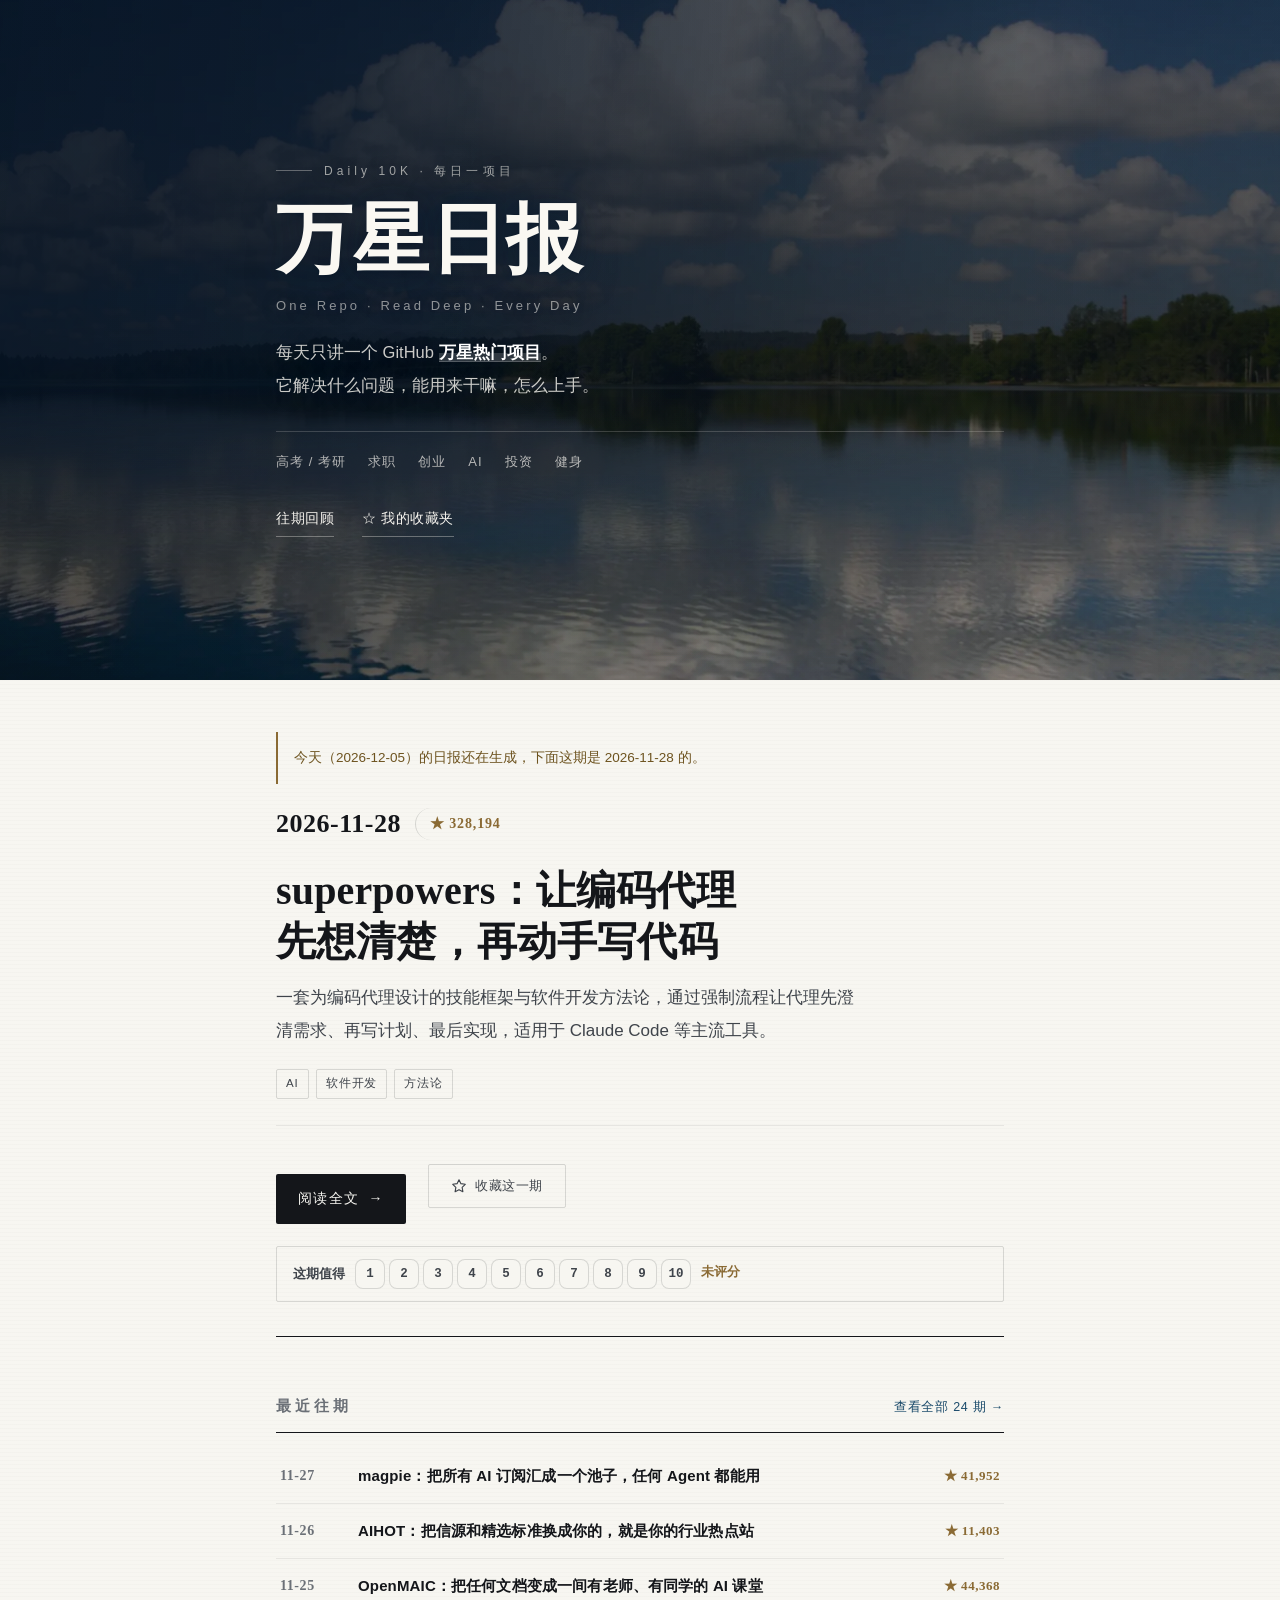
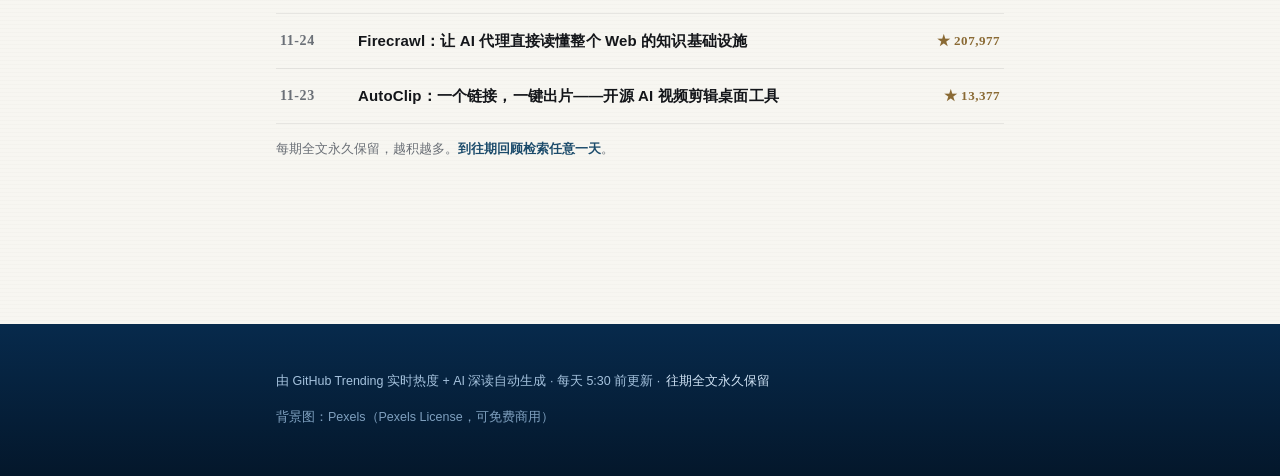
<file: web/index.html>
<!DOCTYPE html>
<html lang="zh-CN">
<head>
<meta charset="UTF-8">
<meta name="viewport" content="width=device-width, initial-scale=1.0">
<title>万星日报 · 每天一个 GitHub 万星项目，AI 替你读懂</title>
<meta name="description" content="每天只讲一个 GitHub 万星热门项目：它解决什么问题、能用来干嘛、怎么上手。运行时现场抓取 Trending 热度榜，优先高考/考研、求职、创业、AI、投资、健身方向。每天 5:30 前更新。">
<link rel="canonical" href="https://kuangketongxue.github.io/daily10k/">
<link rel="icon" href="favicon.svg" type="image/svg+xml">
<link rel="manifest" href="manifest.webmanifest">
<meta name="theme-color" content="#0a3d6e">
<meta property="og:site_name" content="万星日报">
<meta property="og:type" content="website">
<meta property="og:title" content="万星日报 · 每天一个 GitHub 万星项目，AI 替你读懂">
<meta property="og:description" content="每天只讲一个 GitHub 万星热门项目：它解决什么问题、能用来干嘛、怎么上手。">
<meta property="og:url" content="https://kuangketongxue.github.io/daily10k/">
<meta property="og:image" content="https://kuangketongxue.github.io/daily10k/img/hero-sky.jpg">
<meta property="og:image:width" content="1200">
<meta property="og:image:height" content="800">
<meta name="twitter:card" content="summary_large_image">
<meta name="twitter:image" content="https://kuangketongxue.github.io/daily10k/img/hero-sky.jpg">
<link rel="preload" as="image" href="img/hero-sky.webp" type="image/webp" media="(min-width: 780px)">
<link rel="preload" as="image" href="img/hero-sky-sm.webp" type="image/webp" media="(max-width: 779px)">
<link rel="stylesheet" href="style.css">
</head>
<body>
<section class="hero">
  <div class="hero-bg" role="img" aria-label="晴朗蓝天下的大朵白云倒映在平静的水面上"></div>
  <div class="hero-veil"></div>
  <div class="wrap hero-inner">
    <p class="hero-kicker">Daily 10K · 每日一项目</p>
    <h1 class="hero-title">万星日报<span class="en">One Repo · Read Deep · Every Day</span></h1>
    <p class="hero-sub">每天只讲一个 GitHub <b>万星热门项目</b>。<br class="br-wide">它解决什么问题，能用来干嘛，怎么上手。</p>
    <div class="hero-chips">
      <span class="hero-chip">高考 / 考研</span>
      <span class="hero-chip">求职</span>
      <span class="hero-chip">创业</span>
      <span class="hero-chip">AI</span>
      <span class="hero-chip">投资</span>
      <span class="hero-chip">健身</span>
    </div>
    <div class="hero-fav">
      <a class="hero-fav-link" href="archive.html">往期回顾</a>
      <a class="hero-fav-link" href="favorites.html">☆ 我的收藏夹</a>
    </div>
  </div>
</section>

<main id="today-sec" class="wrap">
  <div class="loading" id="loading" role="status">加载今日日报<span class="dots"></span></div>
  <noscript><style>#loading{display:none}</style><p class="empty">本站需要启用 JavaScript 才能加载今日日报。</p></noscript>
  <div class="stale" id="stale" hidden></div>
  <article class="today" id="today" hidden>
    <div class="today-meta">
      <span class="issue-date" id="t-date"></span>
      <span class="issue-sep" aria-hidden="true"></span>
      <span class="today-stars" id="t-stars"></span>
    </div>
    <h2 class="today-title" id="t-title"></h2>
    <p class="today-oneliner" id="t-oneliner"></p>
    <div class="today-tags" id="t-category"></div>
    <div class="today-actions">
      <a class="read-btn" id="t-link" href="article.html">阅读全文<span class="go" aria-hidden="true">→</span></a>
      <span class="today-fav-slot" id="t-fav"></span>
    </div>
    <div class="today-rating-slot" id="t-rating"></div>
  </article>
  <div class="empty" id="empty" hidden>
    <p class="big" aria-hidden="true">☁</p>
    <p>今天的日报还没生成，5:30 前会更新，稍后再来看看。</p>
    <p class="empty-hint">热度榜每天现场抓取，往期全文都会保留。</p>
  </div>
  <section class="recent" id="recent" hidden aria-labelledby="recent-heading">
    <div class="recent-head">
      <h2 class="recent-title" id="recent-heading">最近往期</h2>
      <a class="recent-all" id="recent-all" href="archive.html">查看全部 →</a>
    </div>
    <div class="recent-list" id="recent-list"></div>
    <p class="recent-note">每期全文永久保留，越积越多。<a href="archive.html">到往期回顾检索任意一天</a>。</p>
  </section>
</main>

<footer class="foot">
  <div class="wrap">
    <div class="foot-row">
      <p>由 GitHub Trending 实时热度 + AI 深读自动生成 · 每天 5:30 前更新 · <a href="archive.html">往期全文永久保留</a></p>
      <p class="credit">背景图：Pexels（Pexels License，可免费商用）</p>
    </div>
  </div>
</footer>

<script type="application/ld+json">
{
  "@context": "https://schema.org",
  "@type": "WebSite",
  "name": "万星日报",
  "alternateName": "Daily 10K",
  "url": "https://kuangketongxue.github.io/daily10k/",
  "description": "每天只讲一个 GitHub 万星热门项目：它解决什么问题、能用来干嘛、怎么上手。",
  "inLanguage": "zh-CN"
}
</script>
<script src="js/cloud-favorites.js"></script>
<script src="js/ratings.js"></script>
<script src="favorites.js"></script>
<script src="register-sw.js"></script>
<script>
fetch('data/index.json', { cache: 'no-cache' })
  .then(r => { if (!r.ok) throw new Error('HTTP ' + r.status); return r.json(); })
  .then(idx => {
    const it = idx.issues && idx.issues[0];
    if (!it) { show('empty'); return; }
    const stars = Number(it.stars);
    document.getElementById('t-date').textContent = it.date;
    const starsEl = document.getElementById('t-stars');
    if (Number.isFinite(stars) && stars > 0) {
      starsEl.textContent = '★ ' + stars.toLocaleString('zh-CN');
    } else {
      starsEl.hidden = true;
    }
    document.getElementById('t-title').textContent = it.title;
    document.getElementById('t-oneliner').textContent = it.oneLiner;
    // 分类用「·」「/」「,」分隔，逐项渲染成标签
    const catEl = document.getElementById('t-category');
    catEl.textContent = '';
    String(it.category || '')
      .split(/[·\/,，]/)
      .map(s => s.trim())
      .filter(Boolean)
      .forEach(t => {
        const s = document.createElement('span');
        s.className = 'tag';
        s.textContent = t;
        catEl.appendChild(s);
      });
    document.getElementById('t-link').href = 'article.html?d=' + encodeURIComponent(it.date);
    mountFavButton(document.getElementById('t-fav'), it.date);
    if (window.D10Ratings) window.D10Ratings.mount(document.getElementById('t-rating'), it.date);
    // 生成失败或还没跑完时，首页不能把旧文章冒充成今天的
    const bjToday = new Date().toLocaleDateString('sv-SE', { timeZone: 'Asia/Shanghai' });
    if (it.date !== bjToday) {
      const stale = document.getElementById('stale');
      stale.textContent = '今天（' + bjToday + '）的日报还在生成，下面这期是 ' + it.date + ' 的。';
      stale.hidden = false;
    }
    show('today');
    renderRecent(idx.issues || [], it.date);
  })
  .catch(() => {
    document.getElementById('loading').textContent = '今日日报加载失败，请检查网络后刷新重试。';
  });

function show(id) {
  document.getElementById('loading').hidden = true;
  document.getElementById(id).hidden = false;
}

// 首页只留最近 5 期做「往前翻」的引子，完整列表与检索在 archive.html。
// 用 DOM 构造而不是拼 innerHTML：标题来自生成管线，与本页其余部分保持同一套安全写法。
function renderRecent(issues, currentDate) {
  const past = issues.filter(x => x && x.date && x.date !== currentDate);
  if (!past.length) return;
  const list = document.getElementById('recent-list');
  list.textContent = '';
  past.slice(0, 5).forEach(p => {
    const a = document.createElement('a');
    a.className = 'recent-item';
    a.href = 'article.html?d=' + encodeURIComponent(p.date);

    const d = document.createElement('span');
    d.className = 'recent-date';
    d.textContent = p.date.slice(5);

    const n = document.createElement('span');
    n.className = 'recent-name';
    n.textContent = p.title || '万星日报';

    a.append(d, n);
    const stars = Number(p.stars);
    if (Number.isFinite(stars) && stars > 0) {
      const s = document.createElement('span');
      s.className = 'recent-stars';
      s.textContent = '★ ' + stars.toLocaleString('zh-CN');
      a.appendChild(s);
    }
    list.appendChild(a);
  });
  document.getElementById('recent-all').textContent = '查看全部 ' + issues.length + ' 期 →';
  document.getElementById('recent').hidden = false;
}

// 浏览器不支持 WebP 时回落到 JPG 背景
(function () {
  const probe = new Image();
  probe.onerror = function () { document.documentElement.classList.add('no-webp'); };
  probe.src = '[data-uri]';
})();
</script>
</body>
</html>
</file>
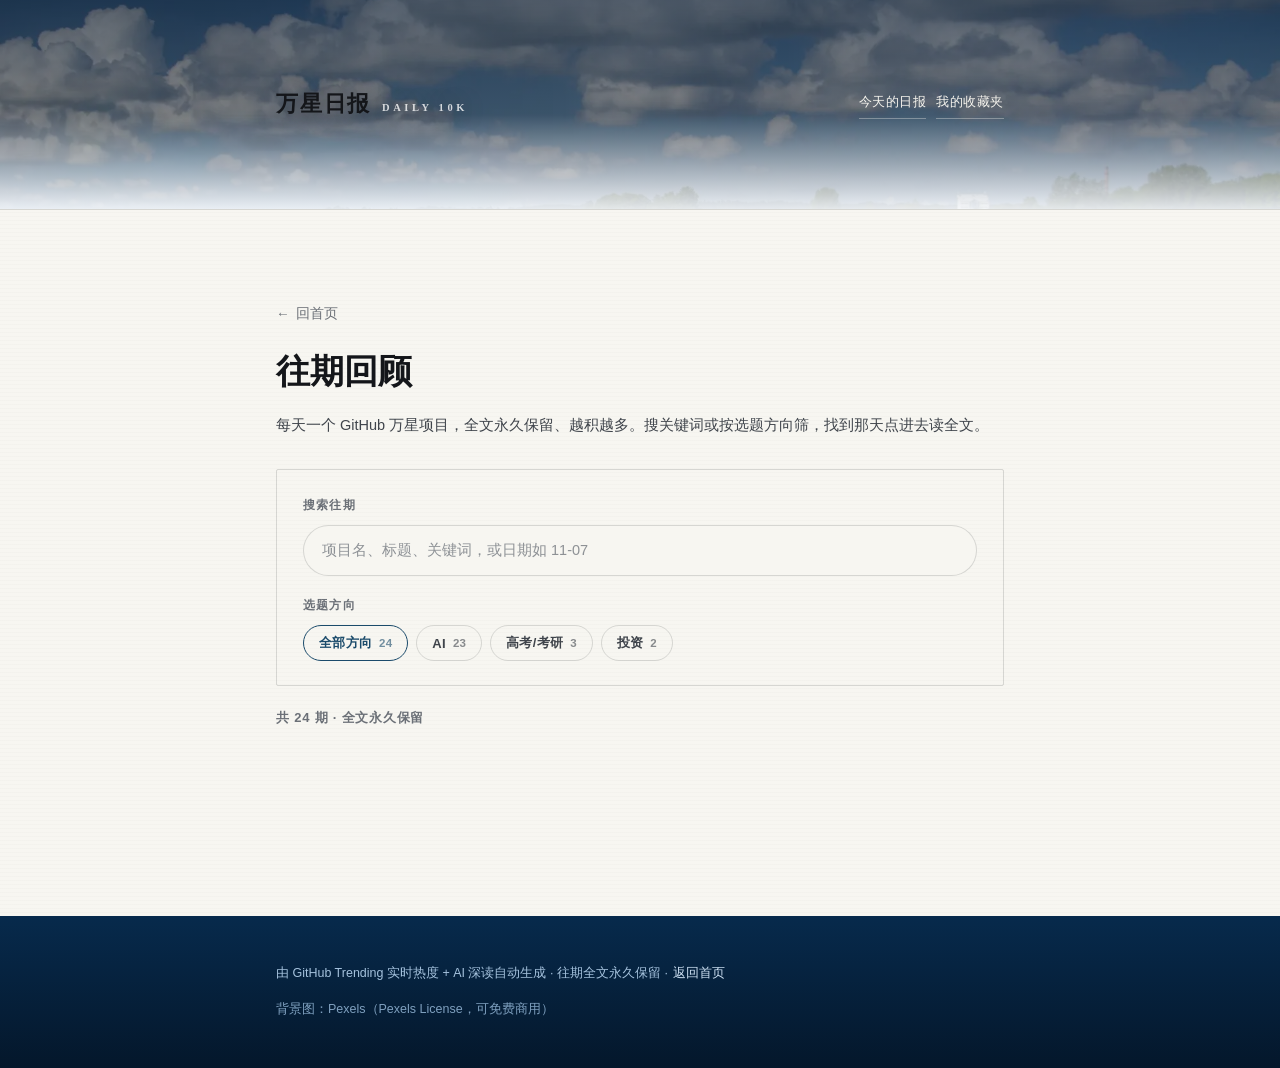
<file: web/archive.html>
<!DOCTYPE html>
<html lang="zh-CN">
<head>
<meta charset="UTF-8">
<meta name="viewport" content="width=device-width, initial-scale=1.0">
<title>往期回顾 · 万星日报</title>
<meta name="description" content="万星日报往期回顾：每天一个 GitHub 万星项目的中文深读，全文永久保留，可按关键词与选题方向检索任意一天。">
<link rel="icon" href="favicon.svg" type="image/svg+xml">
<link rel="manifest" href="manifest.webmanifest">
<meta name="theme-color" content="#0a3d6e">
<meta property="og:site_name" content="万星日报">
<meta property="og:type" content="website">
<meta property="og:title" content="往期回顾 · 万星日报">
<meta property="og:description" content="每天一个 GitHub 万星项目的中文深读，全文永久保留，随时回看任意一天。">
<meta property="og:url" content="https://kuangketongxue.github.io/daily10k/archive.html">
<meta property="og:image" content="https://kuangketongxue.github.io/daily10k/img/hero-sky.jpg">
<meta property="og:image:width" content="1200">
<meta property="og:image:height" content="800">
<meta name="twitter:card" content="summary_large_image">
<meta name="twitter:image" content="https://kuangketongxue.github.io/daily10k/img/hero-sky.jpg">
<link rel="canonical" href="https://kuangketongxue.github.io/daily10k/archive.html">
<link rel="preload" as="image" href="img/hero-sky.webp" type="image/webp" media="(min-width: 780px)">
<link rel="preload" as="image" href="img/hero-sky-sm.webp" type="image/webp" media="(max-width: 779px)">
<link rel="stylesheet" href="style.css">
</head>
<body>

<div class="progress" id="progress" aria-hidden="true"></div>

<header class="article-band">
  <div class="band-bg" role="img" aria-label="晴朗蓝天下的大朵白云倒映在平静的水面上"></div>
  <div class="band-veil"></div>
  <div class="wrap masthead">
    <a class="logo" href="index.html">万星日报<span class="logo-en">DAILY 10K</span></a>
    <nav class="masthead-nav" aria-label="站点导航">
      <a class="masthead-link" href="index.html">今天的日报</a>
      <a class="masthead-link" href="favorites.html">我的收藏夹</a>
    </nav>
  </div>
</header>

<main class="wrap article-wrap">
  <a class="back" href="index.html"><span aria-hidden="true">←</span> 回首页</a>
  <h1 class="a-title">往期回顾</h1>
  <p class="fav-lead">每天一个 GitHub 万星项目，全文永久保留、越积越多。搜关键词或按选题方向筛，找到那天点进去读全文。</p>

  <div class="arc-controls">
    <div class="arc-search">
      <label class="arc-label" for="arc-q">搜索往期</label>
      <input class="arc-input" id="arc-q" type="search" placeholder="项目名、标题、关键词，或日期如 11-07" autocomplete="off">
    </div>
    <div class="arc-filter">
      <span class="arc-label" id="arc-lens-label">选题方向</span>
      <div class="arc-lenses" id="arc-lenses" role="group" aria-labelledby="arc-lens-label"></div>
    </div>
  </div>

  <p class="arc-count" id="arc-count" role="status"></p>

  <div class="loading" id="arc-loading" role="status">正在读取往期索引<span class="dots"></span></div>
  <noscript><style>#arc-loading{display:none}</style><p class="empty">本站需要启用 JavaScript 才能检索往期回顾。</p></noscript>
  <div id="arc-root"></div>
</main>

<footer class="foot">
  <div class="wrap">
    <div class="foot-row">
      <p>由 GitHub Trending 实时热度 + AI 深读自动生成 · 往期全文永久保留 · <a href="index.html">返回首页</a></p>
      <p class="credit">背景图：Pexels（Pexels License，可免费商用）</p>
    </div>
  </div>
</footer>

<script src="js/cloud-favorites.js"></script>
<script src="js/ratings.js"></script>
<script src="favorites.js"></script>
<script src="archive.js"></script>
<script src="register-sw.js"></script>
<script>
initArchivePage();

// 顶部阅读进度条
(function () {
  const bar = document.getElementById('progress');
  const upd = () => {
    const max = document.documentElement.scrollHeight - window.innerHeight;
    bar.style.transform = 'scaleX(' + (max > 0 ? Math.min(window.scrollY / max, 1) : 0) + ')';
  };
  addEventListener('scroll', upd, { passive: true });
  addEventListener('resize', upd);
  upd();
})();

// 浏览器不支持 WebP 时回落到 JPG 背景
(function () {
  const probe = new Image();
  probe.onerror = function () { document.documentElement.classList.add('no-webp'); };
  probe.src = '[data-uri]';
})();
</script>
</body>
</html>
</file>
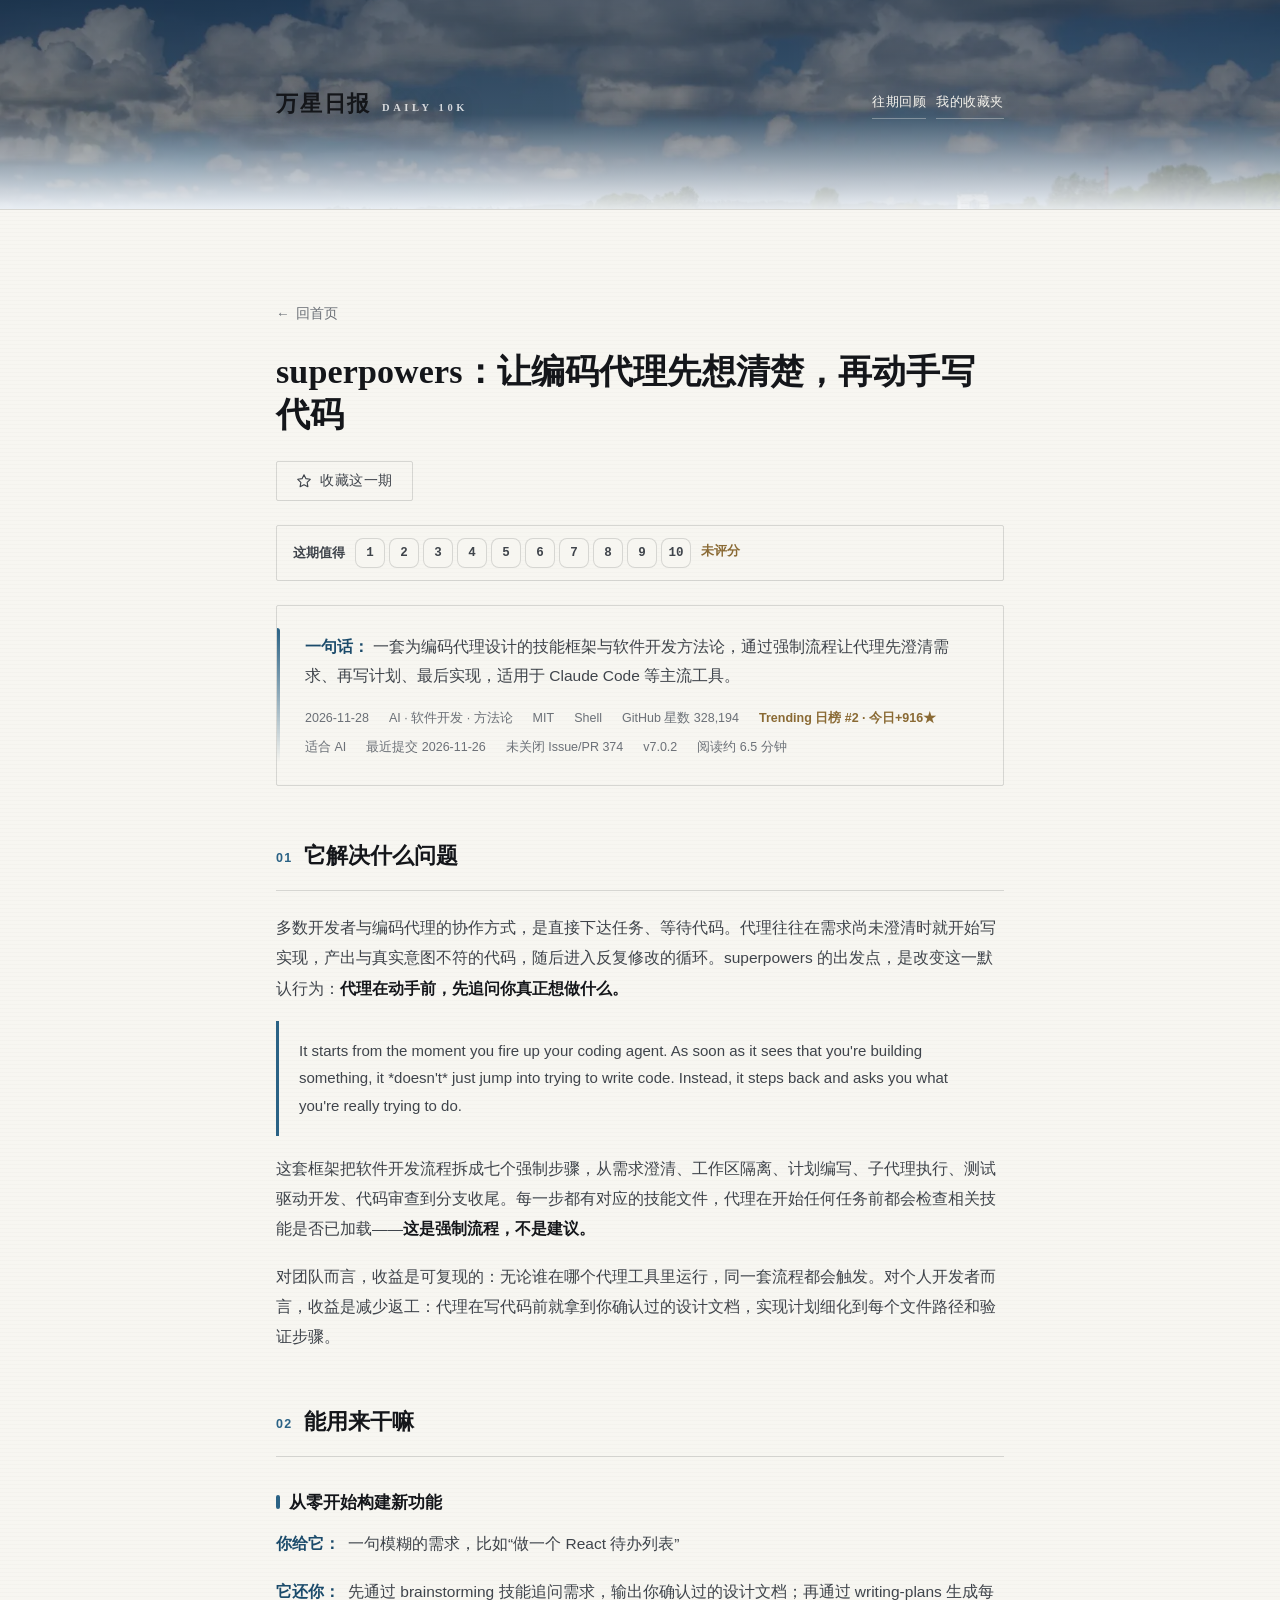
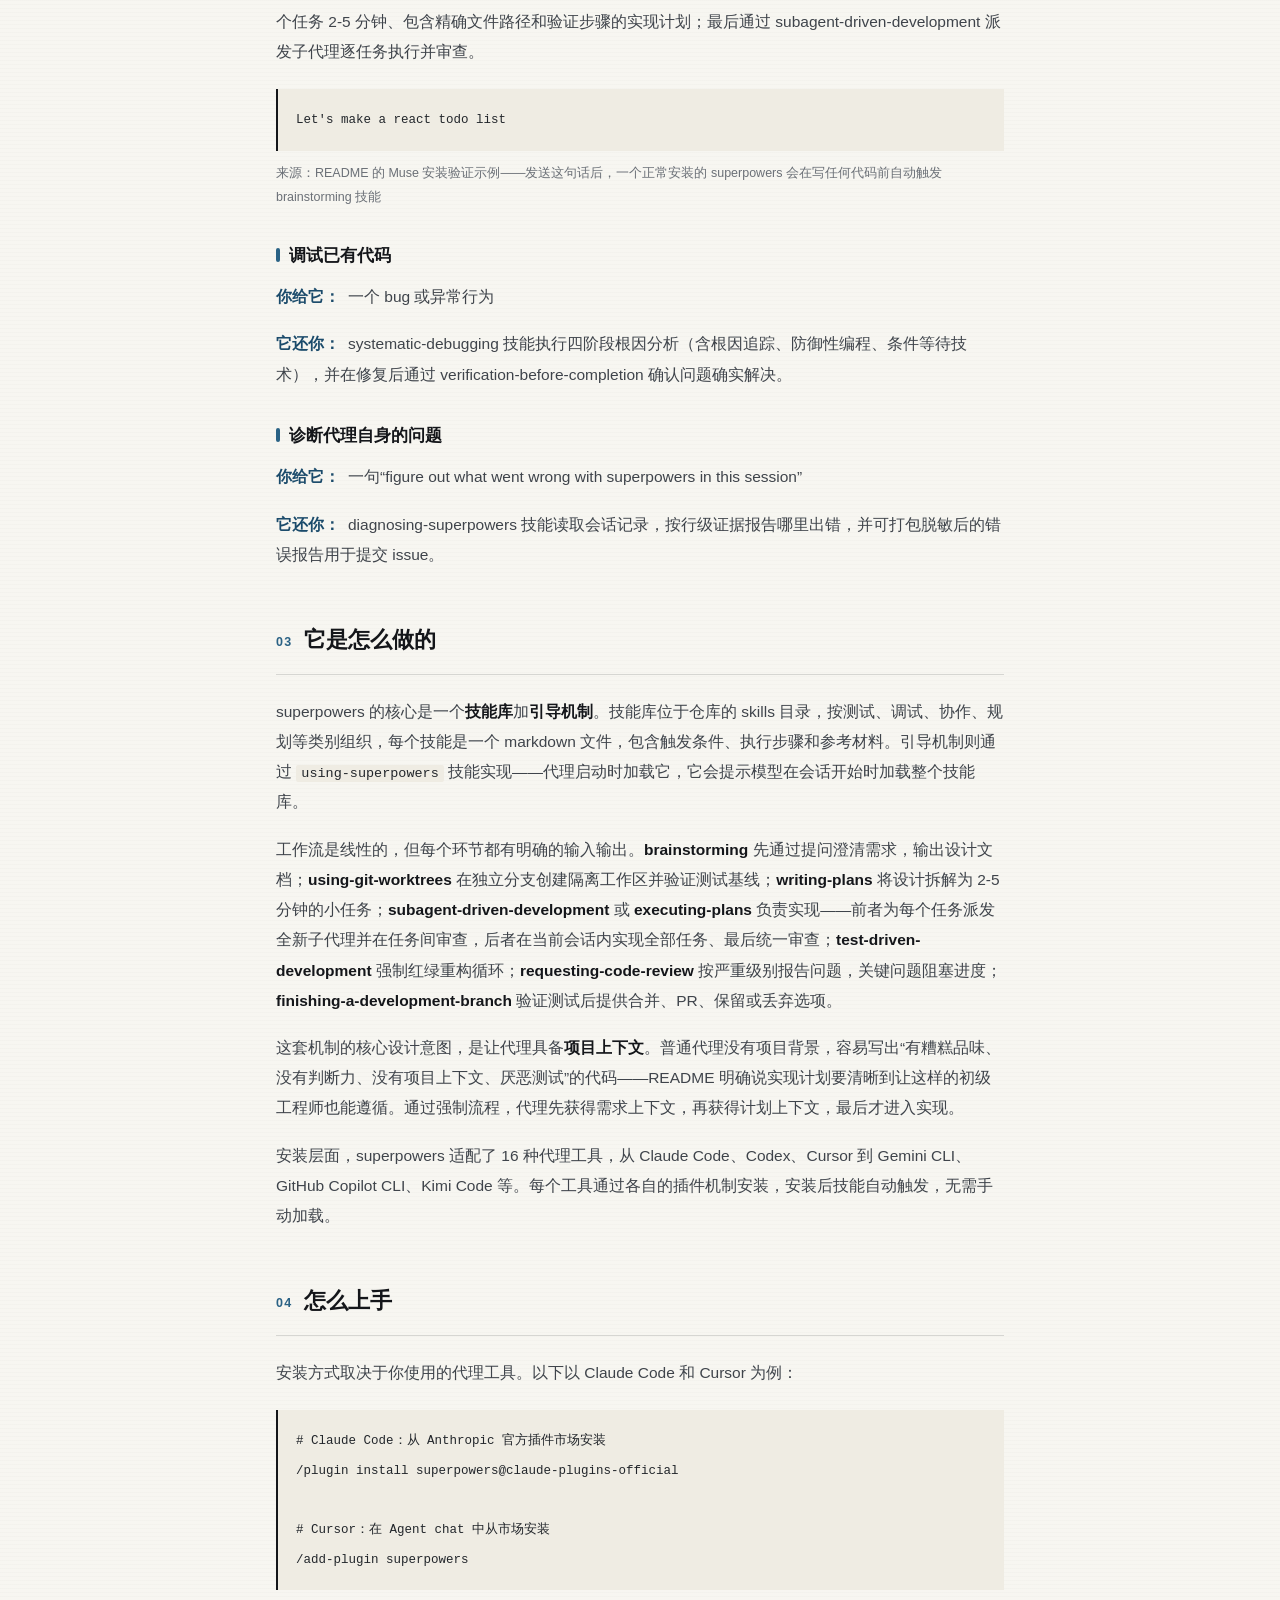
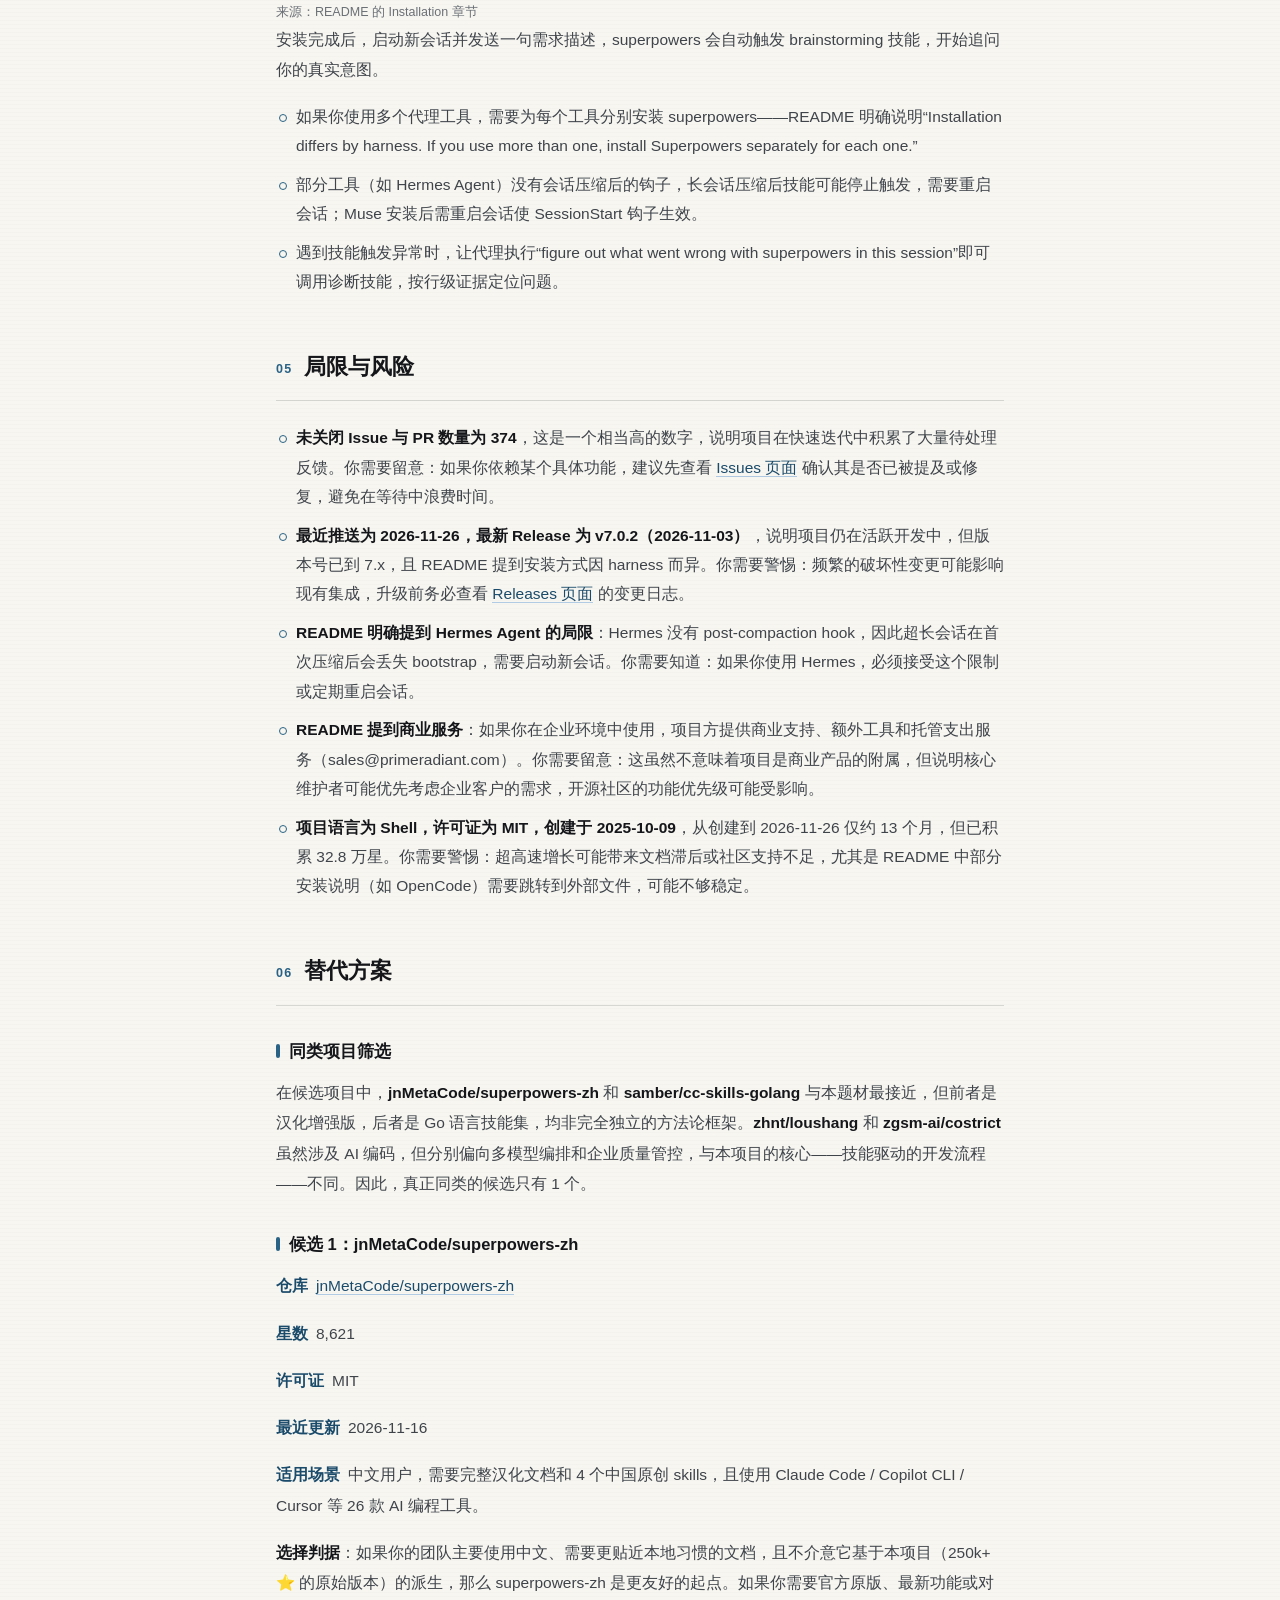
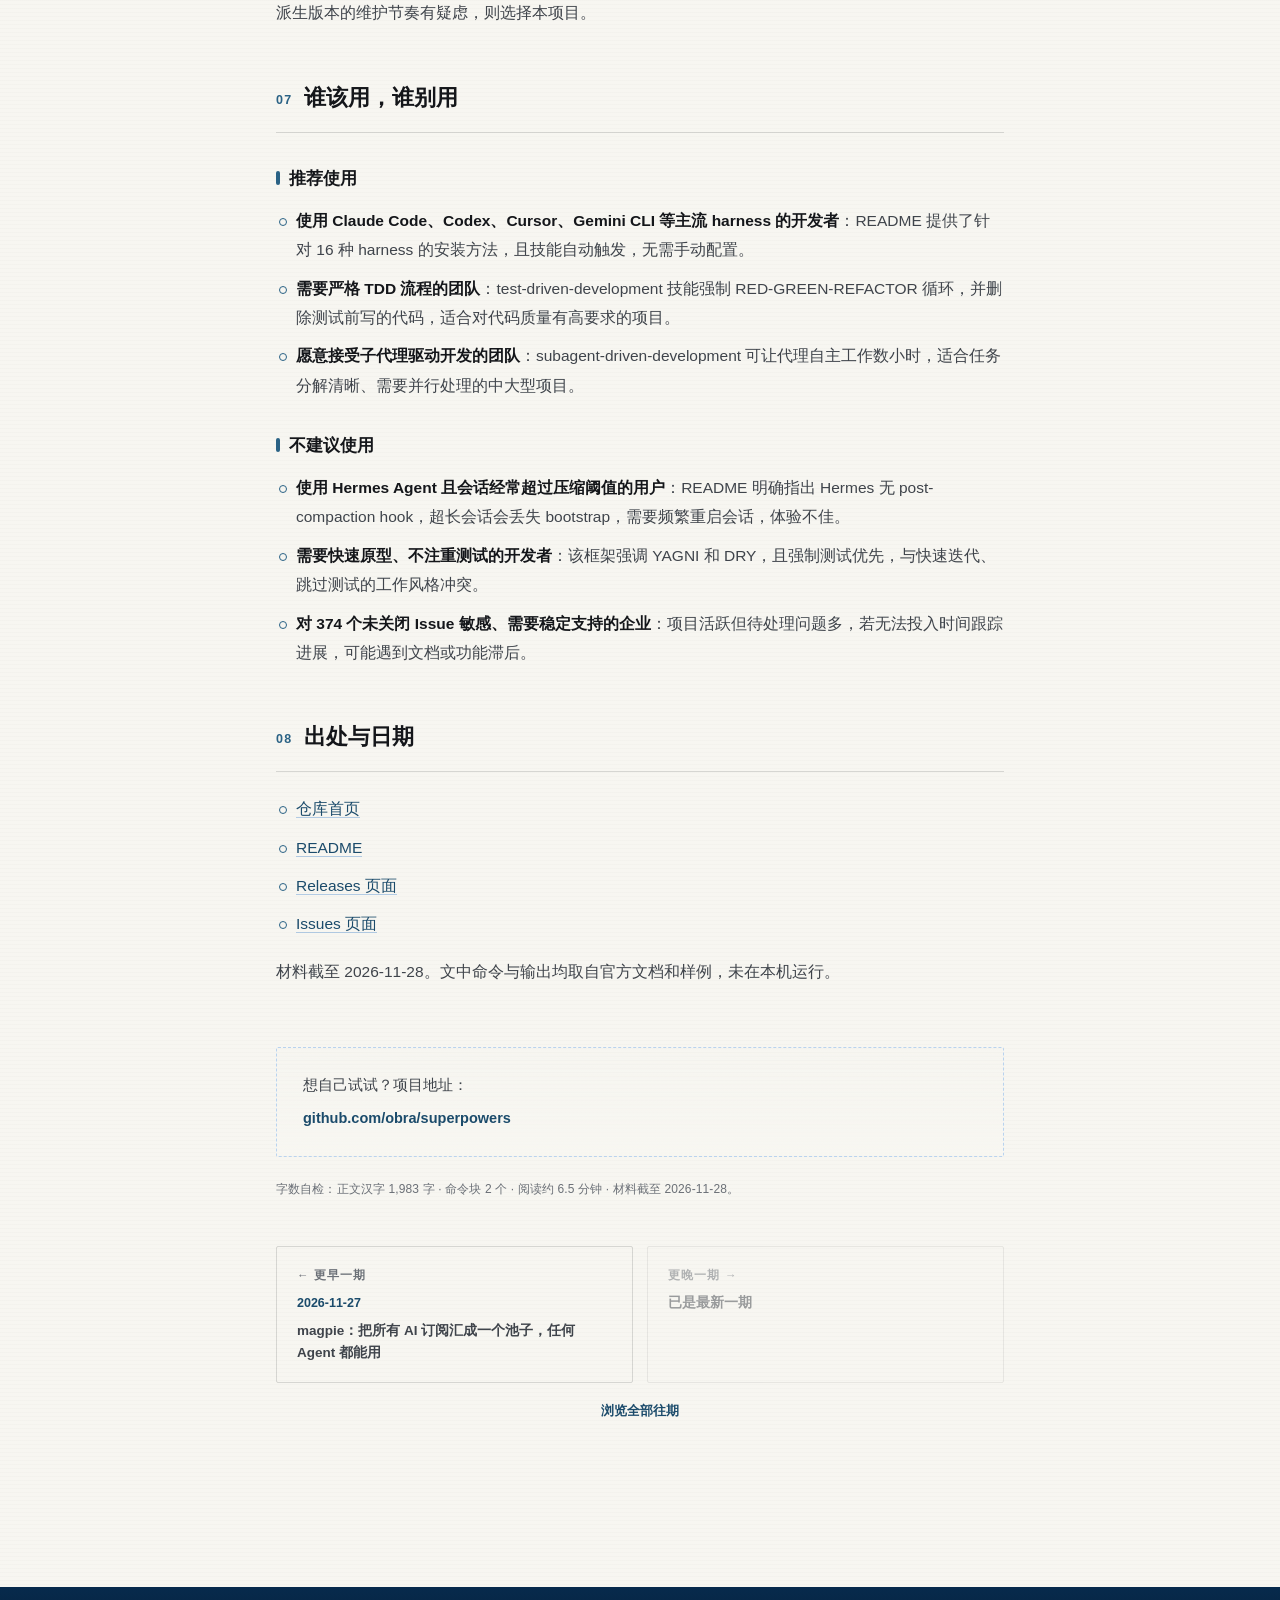
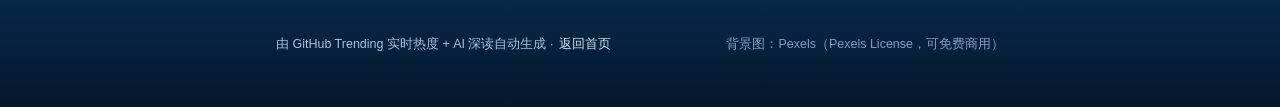
<file: web/article.html>
<!DOCTYPE html>
<html lang="zh-CN">
<head>
<meta charset="UTF-8">
<meta name="viewport" content="width=device-width, initial-scale=1.0">
<title>万星日报 · 每天一个 GitHub 万星项目</title>
<meta name="description" content="万星日报：每天只讲一个 GitHub 万星热门项目（运行时抓取 Trending 热度榜）。">
<link rel="icon" href="favicon.svg" type="image/svg+xml">
<link rel="manifest" href="manifest.webmanifest">
<meta name="theme-color" content="#0a3d6e">
<meta property="og:site_name" content="万星日报">
<meta property="og:type" content="article">
<meta property="og:title" content="万星日报">
<meta property="og:description" content="每天只讲一个 GitHub 万星前沿项目。">
<meta property="og:image" content="https://kuangketongxue.github.io/daily10k/img/hero-sky.jpg">
<meta property="og:image:width" content="1200">
<meta property="og:image:height" content="800">
<meta name="twitter:card" content="summary_large_image">
<meta name="twitter:image" content="https://kuangketongxue.github.io/daily10k/img/hero-sky.jpg">
<link rel="canonical" href="https://kuangketongxue.github.io/daily10k/article.html">
<link rel="preload" as="image" href="img/hero-sky.webp" type="image/webp" media="(min-width: 780px)">
<link rel="preload" as="image" href="img/hero-sky-sm.webp" type="image/webp" media="(max-width: 779px)">
<link rel="stylesheet" href="style.css">
</head>
<body>

<div class="progress" id="progress" aria-hidden="true"></div>

<header class="article-band">
  <div class="band-bg" role="img" aria-label="晴朗蓝天下的大朵白云倒映在平静的水面上"></div>
  <div class="band-veil"></div>
  <div class="wrap masthead">
    <a class="logo" href="index.html">万星日报<span class="logo-en">DAILY 10K</span></a>
    <nav class="masthead-nav" aria-label="站点导航">
      <a class="masthead-link" href="archive.html">往期回顾</a>
      <a class="masthead-link" href="favorites.html">我的收藏夹</a>
    </nav>
  </div>
</header>

<main class="wrap article-wrap" id="article">
  <div class="loading" id="loading" role="status">加载中<span class="dots"></span></div>
  <noscript><style>#loading{display:none}</style><h1 class="a-title">万星日报</h1><p class="empty">本站需要启用 JavaScript 才能加载日报正文。</p></noscript>
</main>

<footer class="foot">
  <div class="wrap">
    <div class="foot-row">
      <p>由 GitHub Trending 实时热度 + AI 深读自动生成 · <a href="index.html">返回首页</a></p>
      <p class="credit">背景图：Pexels（Pexels License，可免费商用）</p>
    </div>
  </div>
</footer>

<script src="js/cloud-favorites.js"></script>
<script src="js/ratings.js"></script>
<script src="favorites.js"></script>
<script src="register-sw.js"></script>
<script>
const article = document.getElementById('article');
const rawDate = new URLSearchParams(location.search).get('d') || '';

// 往期全文永久保留在 posts/，任何日期都打得开。
// archive/ 是早期「收藏即归档」留下的副本，只作兜底，新数据不再往里写。
const SOURCES = ['data/posts/', 'data/archive/'];

async function load(date) {
  for (const dir of SOURCES) {
    try {
      const res = await fetch(dir + encodeURIComponent(date) + '.json', { cache: 'no-cache' });
      if (!res.ok) continue;
      render(await res.json());
      return;
    } catch (e) { /* 解析失败或换下一个来源继续找 */ }
  }
  fail(date);
}

function bjToday() {
  return new Date().toLocaleDateString('sv-SE', { timeZone: 'Asia/Shanghai' });
}

// 没带 d 参数时回落到今日索引，而不是去请求 posts/null.json
function loadLatest() {
  fetch('data/index.json', { cache: 'no-cache' })
    .then(r => { if (!r.ok) throw new Error(r.status); return r.json(); })
    .then(idx => {
      const latest = idx.issues && idx.issues[0] && idx.issues[0].date;
      if (!latest) throw new Error('empty');
      history.replaceState(null, '', 'article.html?d=' + latest);
      load(latest);
    })
    .catch(() => fail());
}

function fail(date) {
  document.title = '没有找到这一期的日报 · 万星日报';
  setMeta('robots', 'noindex');
  const hint = date && date !== bjToday()
    ? '往期全文都保留着，可能是这一期还没生成过。'
    : '今天的日报可能还在生成，5:30 前会更新。';
  article.innerHTML = `
    <div class="empty">
      <p class="big" aria-hidden="true">☁</p>
      <p>没有找到这一期的日报。</p>
      <p class="empty-hint">${hint}<a href="index.html">回首页看今天的</a></p>
    </div>`;
}

function setMeta(key, content, attr = 'name') {
  let el = document.head.querySelector(`meta[${attr}="${key}"]`);
  if (!el) {
    el = document.createElement('meta');
    el.setAttribute(attr, key);
    document.head.appendChild(el);
  }
  el.setAttribute('content', content || '');
}

function setCanonical(href) {
  let el = document.head.querySelector('link[rel="canonical"]');
  if (!el) {
    el = document.createElement('link');
    el.rel = 'canonical';
    document.head.appendChild(el);
  }
  el.href = href;
}

function render(p) {
  const title = p.title || '万星日报';
  document.title = title + ' · 万星日报';
  setMeta('description', p.oneLiner);
  setMeta('og:title', title + ' · 万星日报', 'property');
  setMeta('og:description', p.oneLiner, 'property');
  setMeta('og:url', location.href, 'property');
  setCanonical(location.origin + location.pathname + (p.date ? '?d=' + encodeURIComponent(p.date) : ''));

  // 正文排版统一由 favorites.js 的 renderPostHtml 产出，这里只补文章页独有的外壳，
  // 避免两处各写一份 esc/inline 后逐渐漂移
  const html = `<a class="back" href="index.html"><span aria-hidden="true">←</span> 回首页</a>`
    + renderPostHtml(p, { afterTitle: '<div class="a-fav-slot" id="a-fav"></div><div class="a-rating-slot" id="a-rating"></div>' });

  document.getElementById('loading')?.remove();
  article.innerHTML = html;
  if (p.date) mountFavButton(document.getElementById('a-fav'), p.date, {
    label: '收藏这一期',
    onLabel: '已收藏 · 点击取消',
  });
  if (p.date && window.D10Ratings) window.D10Ratings.mount(document.getElementById('a-rating'), p.date);
  if (p.date) mountIssueNav(p.date);
}

// 读完一期接着翻旁边那期，不用回首页重新找。
// 索引按日期倒序，所以数组里的「后一个」是更早一期、「前一个」是更晚一期。
// 标签直接写「更早 / 更晚」并带上日期：「上一期」在回顾语境里指向哪边是有歧义的。
async function mountIssueNav(date) {
  let issues;
  try {
    const res = await fetch('data/index.json', { cache: 'no-cache' });
    if (!res.ok) return;
    issues = (await res.json()).issues;
  } catch { return; }
  if (!Array.isArray(issues)) return;

  const i = issues.findIndex(x => x && x.date === date);
  if (i === -1) return;

  const slot = (it, label, emptyText) => {
    if (!it || !DATE_RE.test(it.date || '')) {
      return `<div class="issue-nav-slot is-off">
        <span class="issue-nav-label">${esc(label)}</span>
        <span class="issue-nav-title">${esc(emptyText)}</span>
      </div>`;
    }
    return `<a class="issue-nav-slot" href="article.html?d=${encodeURIComponent(it.date)}">
      <span class="issue-nav-label">${esc(label)}</span>
      <span class="issue-nav-date">${esc(it.date)}</span>
      <span class="issue-nav-title">${esc(it.title || '万星日报')}</span>
    </a>`;
  };

  const nav = document.createElement('nav');
  nav.className = 'issue-nav';
  nav.setAttribute('aria-label', '相邻期次');
  nav.innerHTML = slot(issues[i + 1], '← 更早一期', '已是最早一期')
    + slot(issues[i - 1], '更晚一期 →', '已是最新一期');
  article.appendChild(nav);

  const all = document.createElement('p');
  all.className = 'issue-nav-all';
  all.innerHTML = '<a href="archive.html">浏览全部往期</a>';
  article.appendChild(all);
}

// 入口放在所有定义之后：load() 在第一个 await 之前就会读 SOURCES，
// 之前的写法把调用放在 const SOURCES 之前，带 ?d= 直达会直接抛 TDZ 错误、整页空白
if (/^\d{4}-\d{2}-\d{2}$/.test(rawDate)) load(rawDate);
else loadLatest();

// 顶部阅读进度条
(function () {
  const bar = document.getElementById('progress');
  const upd = () => {
    const max = document.documentElement.scrollHeight - window.innerHeight;
    bar.style.transform = 'scaleX(' + (max > 0 ? Math.min(window.scrollY / max, 1) : 0) + ')';
  };
  addEventListener('scroll', upd, { passive: true });
  addEventListener('resize', upd, { passive: true });
  upd();
})();

// 浏览器不支持 WebP 时回落到 JPG 背景
(function () {
  const probe = new Image();
  probe.onerror = function () { document.documentElement.classList.add('no-webp'); };
  probe.src = '[data-uri]';
})();
</script>
</body>
</html>
</file>
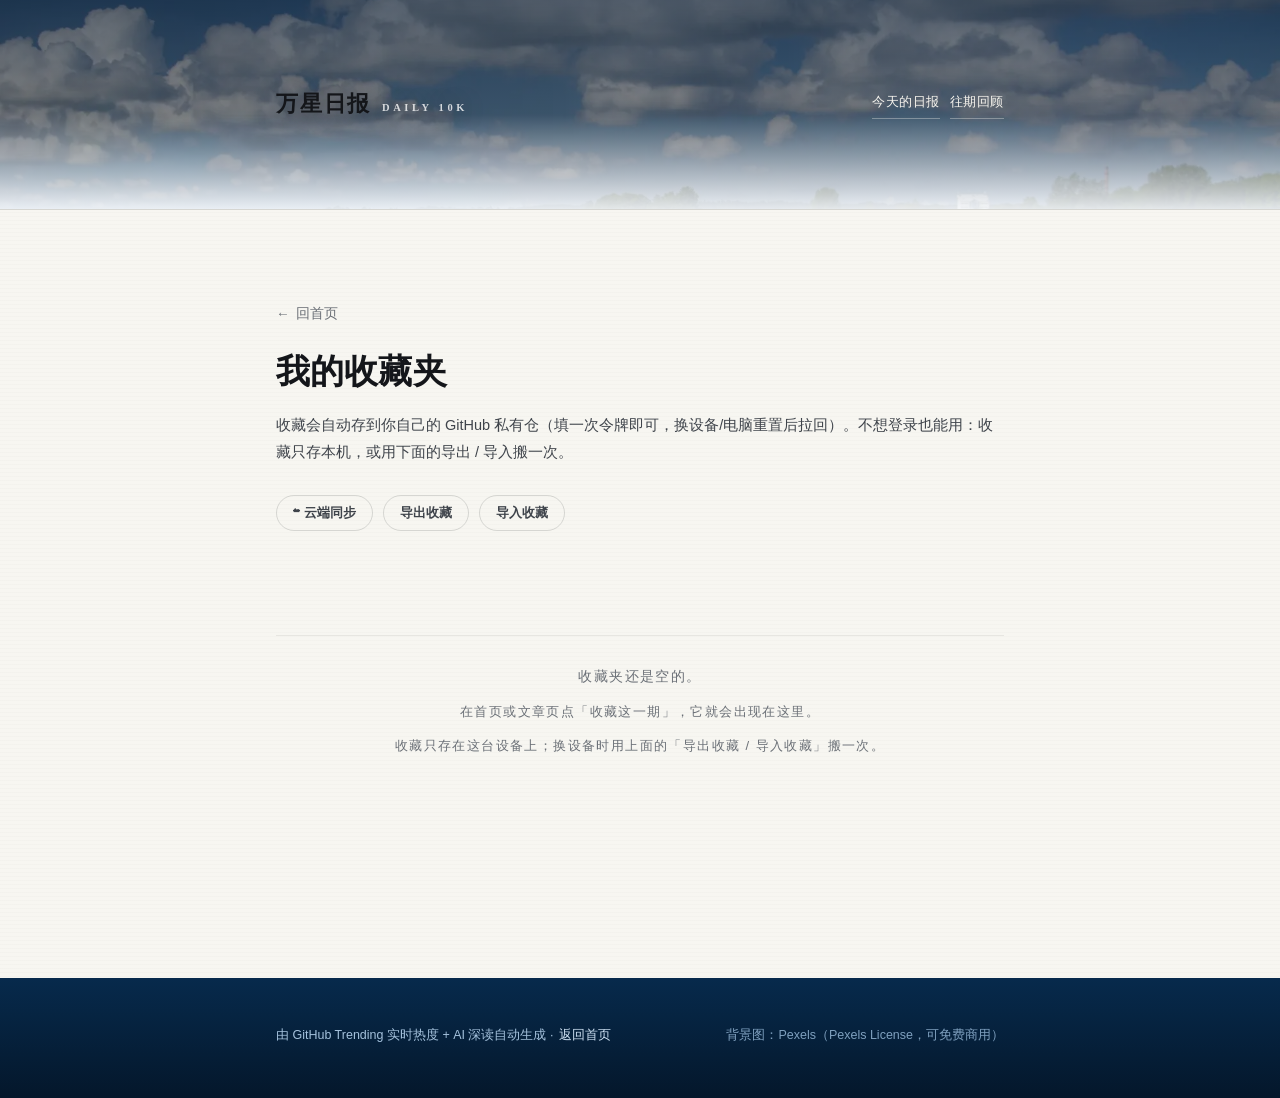
<file: web/favorites.html>
<!DOCTYPE html>
<html lang="zh-CN">
<head>
<meta charset="UTF-8">
<meta name="viewport" content="width=device-width, initial-scale=1.0">
<title>我的收藏夹 · 万星日报</title>
<meta name="description" content="万星日报收藏夹：收藏过的 GitHub 万星项目深读，全文永久保留，随时回看。">
<link rel="icon" href="favicon.svg" type="image/svg+xml">
<link rel="manifest" href="manifest.webmanifest">
<meta name="theme-color" content="#0a3d6e">
<meta name="robots" content="noindex">
<meta property="og:site_name" content="万星日报">
<meta property="og:type" content="profile">
<meta property="og:title" content="我的收藏夹 · 万星日报">
<link rel="canonical" href="https://kuangketongxue.github.io/daily10k/favorites.html">
<link rel="preload" as="image" href="img/hero-sky.webp" type="image/webp" media="(min-width: 780px)">
<link rel="preload" as="image" href="img/hero-sky-sm.webp" type="image/webp" media="(max-width: 779px)">
<link rel="stylesheet" href="style.css">
</head>
<body>

<div class="progress" id="progress" aria-hidden="true"></div>

<header class="article-band">
  <div class="band-bg" role="img" aria-label="晴朗蓝天下的大朵白云倒映在平静的水面上"></div>
  <div class="band-veil"></div>
  <div class="wrap masthead">
    <a class="logo" href="index.html">万星日报<span class="logo-en">DAILY 10K</span></a>
    <nav class="masthead-nav" aria-label="站点导航">
      <a class="masthead-link" href="index.html">今天的日报</a>
      <a class="masthead-link" href="archive.html">往期回顾</a>
    </nav>
  </div>
</header>

<main class="wrap article-wrap">
  <a class="back" href="index.html"><span aria-hidden="true">←</span> 回首页</a>
  <h1 class="a-title">我的收藏夹</h1>
  <p class="fav-lead">收藏会自动存到你自己的 GitHub 私有仓（填一次令牌即可，换设备/电脑重置后拉回）。不想登录也能用：收藏只存本机，或用下面的导出 / 导入搬一次。</p>

  <div class="fav-sync" id="fav-sync">
    <div class="fav-sync-btns">
      <button type="button" class="fav-sync-btn" data-act="cloud">☁ 云端同步</button>
      <button type="button" class="fav-sync-btn" data-act="export">导出收藏</button>
      <button type="button" class="fav-sync-btn" data-act="import">导入收藏</button>
    </div>
    <div class="fav-sync-body" hidden></div>
  </div>

  <div class="loading" id="loading" role="status">正在读取收藏夹<span class="dots"></span></div>
  <noscript><style>#loading{display:none}</style><p class="empty">本站需要启用 JavaScript 才能读取收藏夹。</p></noscript>
  <div id="fav-root"></div>
</main>

<footer class="foot">
  <div class="wrap">
    <div class="foot-row">
      <p>由 GitHub Trending 实时热度 + AI 深读自动生成 · <a href="index.html">返回首页</a></p>
      <p class="credit">背景图：Pexels（Pexels License，可免费商用）</p>
    </div>
  </div>
</footer>

<script src="js/cloud-favorites.js"></script>
<script src="js/ratings.js"></script>
<script src="favorites.js"></script>
<script src="register-sw.js"></script>
<script>
const root = document.getElementById('fav-root');
const loading = document.getElementById('loading');
const syncPanel = document.getElementById('fav-sync');

loading.hidden = true;
initSyncPanel(syncPanel, root);
initFavoritesPage(root);

// 顶部阅读进度条
(function () {
  const bar = document.getElementById('progress');
  const upd = () => {
    const max = document.documentElement.scrollHeight - window.innerHeight;
    bar.style.transform = 'scaleX(' + (max > 0 ? Math.min(window.scrollY / max, 1) : 0) + ')';
  };
  addEventListener('scroll', upd, { passive: true });
  addEventListener('resize', upd);
  upd();
})();

// 浏览器不支持 WebP 时回落到 JPG 背景
(function () {
  const probe = new Image();
  probe.onerror = function () { document.documentElement.classList.add('no-webp'); };
  probe.src = '[data-uri]';
})();
</script>
</body>
</html>
</file>
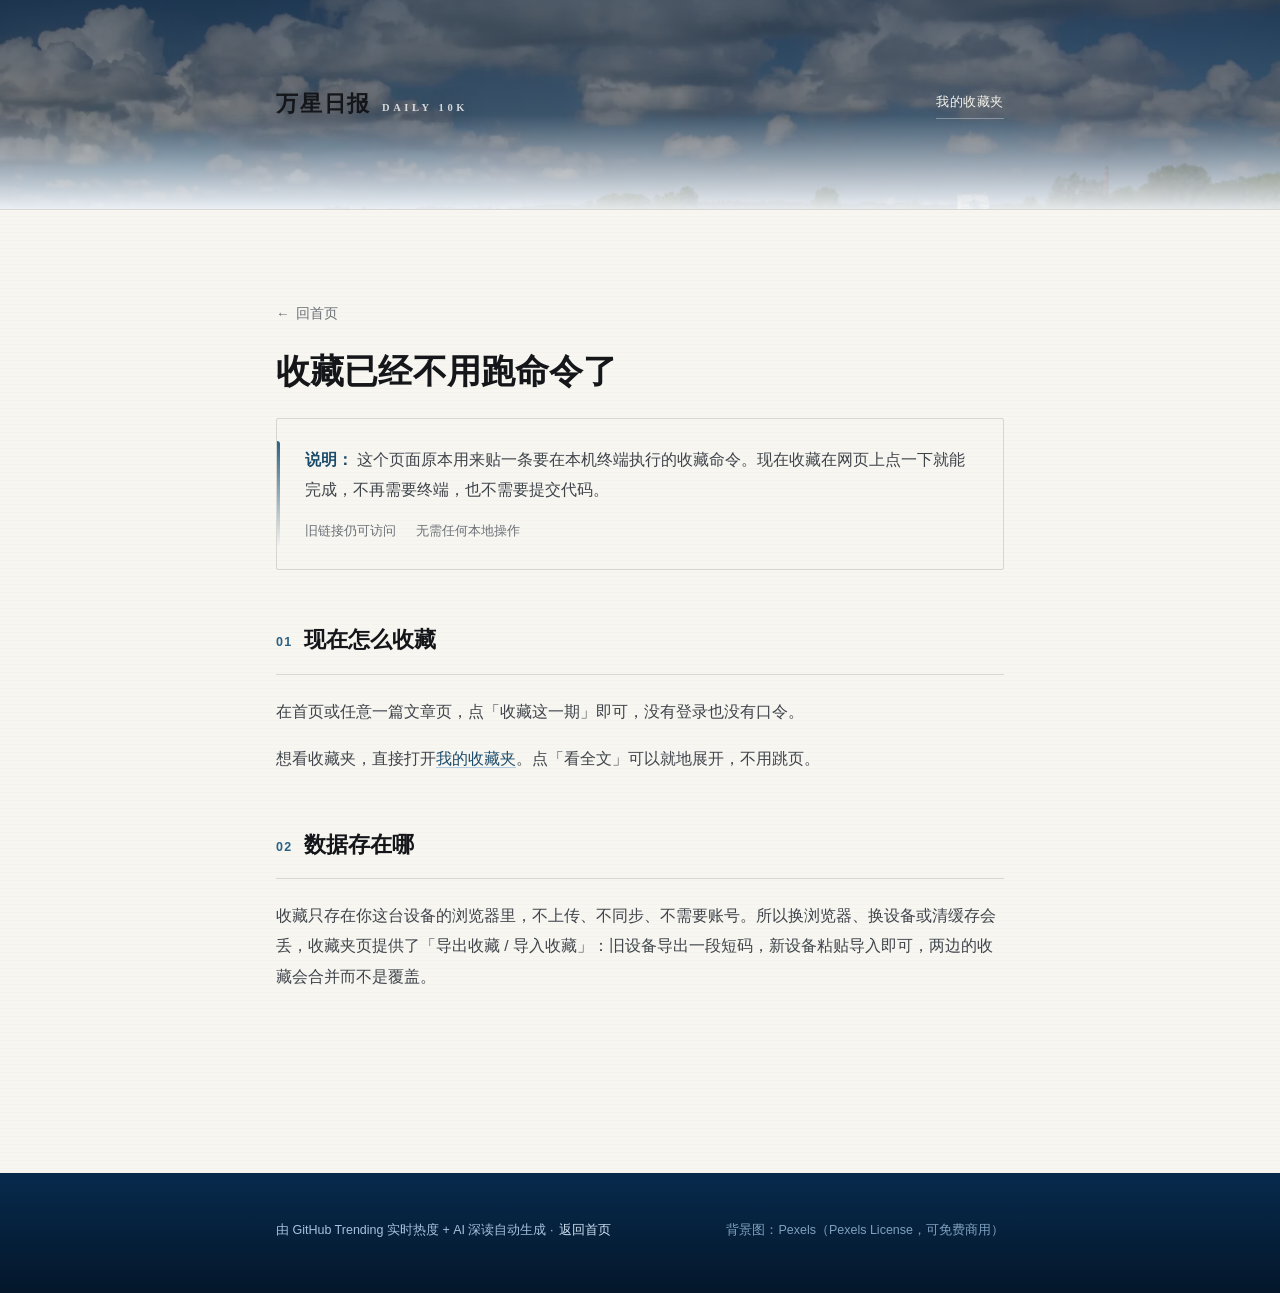
<file: web/sw-edit.html>
<!DOCTYPE html>
<html lang="zh-CN">
<head>
<meta charset="UTF-8">
<meta name="viewport" content="width=device-width, initial-scale=1.0">
<title>收藏说明 · 万星日报</title>
<meta name="description" content="万星日报的收藏已改为在网页上直接完成，收藏只存在你自己的设备上。">
<link rel="icon" href="favicon.svg" type="image/svg+xml">
<link rel="apple-touch-icon" href="img/apple-touch-icon.png">
<link rel="manifest" href="manifest.webmanifest">
<meta name="theme-color" content="#0a3d6e">
<meta name="robots" content="noindex">
<link rel="stylesheet" href="style.css">
</head>
<body>

<header class="article-band">
  <div class="band-bg" role="img" aria-label="晴朗蓝天下的大朵白云倒映在平静的水面上"></div>
  <div class="band-veil"></div>
  <div class="wrap masthead">
    <a class="logo" href="index.html">万星日报<span class="logo-en">DAILY 10K</span></a>
    <a class="masthead-link" href="favorites.html">我的收藏夹</a>
  </div>
</header>

<main class="wrap article-wrap">
  <a class="back" href="index.html"><span aria-hidden="true">←</span> 回首页</a>
  <h1 class="a-title">收藏已经不用跑命令了</h1>

  <div class="a-summary">
    <p class="a-oneliner"><strong>说明：</strong>这个页面原本用来贴一条要在本机终端执行的收藏命令。现在收藏在网页上点一下就能完成，不再需要终端，也不需要提交代码。</p>
    <div class="a-metas">
      <span>旧链接仍可访问</span>
      <span>无需任何本地操作</span>
    </div>
  </div>

  <section class="a-sec">
    <h2 data-num="01">现在怎么收藏</h2>
    <p>在首页或任意一篇文章页，点「收藏这一期」即可，没有登录也没有口令。</p>
    <p>想看收藏夹，直接打开<a class="src-link" href="favorites.html">我的收藏夹</a>。点「看全文」可以就地展开，不用跳页。</p>
  </section>

  <section class="a-sec">
    <h2 data-num="02">数据存在哪</h2>
    <p>收藏只存在你这台设备的浏览器里，不上传、不同步、不需要账号。所以换浏览器、换设备或清缓存会丢，收藏夹页提供了「导出收藏 / 导入收藏」：旧设备导出一段短码，新设备粘贴导入即可，两边的收藏会合并而不是覆盖。</p>
  </section>
</main>

<footer class="foot">
  <div class="wrap">
    <div class="foot-row">
      <p>由 GitHub Trending 实时热度 + AI 深读自动生成 · <a href="index.html">返回首页</a></p>
      <p class="credit">背景图：Pexels（Pexels License，可免费商用）</p>
    </div>
  </div>
</footer>

<script>
// 浏览器不支持 WebP 时回落到 JPG 背景
(function () {
  var probe = new Image();
  probe.onerror = function () { document.documentElement.classList.add('no-webp'); };
  probe.src = '[data-uri]';
})();
</script>
</body>
</html>
</file>
<file: web/style.css>
/* ==========================================================
   万星日报 · DAILY 10K
   视觉基调：晴朗天空 / 大积云 / 镜面水面
   固定亮色（color-scheme: light），不做暗色变体
   ========================================================== */

:root {
  color-scheme: light;
  --paper: #f4f8fd;
  --paper-2: #eaf2fb;
  --card: #ffffff;
  --line: #dde8f5;
  --line-soft: #edf4fc;

  --ink: #0a1f36;
  --ink-2: #3d5b78;
  --ink-3: #5d748f;   /* 3.61:1 → 4.82:1，正文小字达 WCAG AA */

  --blue-700: #0d528f;
  --blue-600: #1268c4;
  --blue-500: #1a7fe0;
  --blue-050: #e8f1fc;

  --gold: #96620f;    /* 3.56:1 → 4.75:1，星数徽章达 WCAG AA */
  --gold-050: #fdf4e3;

  --r-lg: 20px;
  --r-md: 13px;
  --shadow-card: 0 26px 60px -30px rgba(8, 42, 80, .45);
  --shadow-soft: 0 10px 30px -18px rgba(8, 42, 80, .4);

  --max: 760px;
  --font: -apple-system, BlinkMacSystemFont, "Segoe UI", "PingFang SC",
    "Hiragino Sans GB", "Microsoft YaHei", "Source Han Sans SC", sans-serif;
  --mono: "JetBrains Mono", "SFMono-Regular", Consolas, "Liberation Mono", monospace;
}

* { box-sizing: border-box; margin: 0; padding: 0; }

html {
  -webkit-text-size-adjust: 100%;
  scroll-behavior: smooth;
}

body {
  background: var(--paper);
  color: var(--ink);
  font-family: var(--font);
  font-size: 16px;
  line-height: 1.85;
  -webkit-font-smoothing: antialiased;
  text-rendering: optimizeLegibility;
}

.wrap { width: 100%; max-width: var(--max); margin: 0 auto; padding: 0 24px; }

a { color: inherit; }

a:focus-visible,
button:focus-visible {
  outline: 2px solid var(--blue-500);
  outline-offset: 3px;
  border-radius: 6px;
}

img { max-width: 100%; display: block; }

/* 滚动条沿用天空配色：轨道纸色、滑块雾蓝、hover 提亮到主蓝，不用浏览器默认灰 */
html { scrollbar-width: thin; scrollbar-color: #b9cfe6 var(--paper); }
::-webkit-scrollbar { width: 10px; height: 10px; }
::-webkit-scrollbar-track { background: var(--paper); }
::-webkit-scrollbar-thumb {
  background: #b9cfe6;
  border-radius: 999px;
  border: 2px solid var(--paper);
}
::-webkit-scrollbar-thumb:hover { background: var(--blue-500); }
/* 代码块是深底，滚动条换成同族深色，避免一条亮灰横在暗码上 */
.a-code { scrollbar-width: thin; scrollbar-color: #33506e #0a2038; }
.a-code::-webkit-scrollbar { height: 8px; }
.a-code::-webkit-scrollbar-track { background: #0a2038; }
.a-code::-webkit-scrollbar-thumb {
  background: #33506e;
  border-radius: 999px;
  border: 2px solid #0a2038;
}
.a-code::-webkit-scrollbar-thumb:hover { background: var(--blue-500); }

/* 阅读进度条 */
.progress {
  position: fixed;
  top: 0;
  left: 0;
  right: 0;
  height: 3px;
  z-index: 99;
  background: linear-gradient(90deg, var(--blue-500), var(--blue-700));
  transform: scaleX(0);
  transform-origin: 0 50%;
  transition: transform .08s linear;
  pointer-events: none;
}

/* ==========================================================
   首屏 HERO
   ========================================================== */
.hero {
  position: relative;
  min-height: min(80vh, 680px);
  display: flex;
  align-items: center;
  overflow: hidden;
  isolation: isolate;
  background: #0a3d6e;
}

.hero-bg {
  position: absolute;
  inset: -2%;
  z-index: -2;
  background-image: url("img/hero-sky-sm.webp");
  background-position: center 36%;
  background-size: cover;
  background-repeat: no-repeat;
  filter: brightness(1.06) saturate(1.1);
  animation: skyDrift 32s ease-in-out infinite alternate;
  will-change: transform;
}

@media (min-width: 780px) {
  .hero-bg { background-image: url("img/hero-sky.webp"); }
}

/* 无 WebP 支持时的兜底 */
.no-webp .hero-bg { background-image: url("img/hero-sky.jpg"); }
.no-webp .article-band .band-bg { background-image: url("img/hero-sky.jpg"); }

@keyframes skyDrift {
  from { transform: scale(1) translate3d(0, 0, 0); }
  to   { transform: scale(1.06) translate3d(0, -1.2%, 0); }
}

/* 遮罩：竖直方向压暗顶部并渐变为纸张色，保证与正文无缝衔接 */
.hero-veil {
  position: absolute;
  inset: 0;
  z-index: -1;
  background: linear-gradient(180deg,
    rgba(5, 26, 50, .28) 0%,
    rgba(5, 26, 50, .10) 32%,
    rgba(5, 26, 50, .03) 50%,
    rgba(244, 248, 253, .28) 70%,
    rgba(244, 248, 253, .90) 88%,
    var(--paper) 96%);
}

/* 横向压暗：只作用于文字所在的左上区域，向底部淡出，避免污染底边过渡 */
.hero-veil::before {
  content: "";
  position: absolute;
  inset: 0;
  background: linear-gradient(95deg,
    rgba(4, 20, 40, .64) 0%,
    rgba(4, 20, 40, .46) 34%,
    rgba(4, 20, 40, .12) 64%,
    rgba(4, 20, 40, 0) 100%);
  -webkit-mask-image: linear-gradient(180deg, #000 0%, #000 56%, transparent 84%);
  mask-image: linear-gradient(180deg, #000 0%, #000 56%, transparent 84%);
}

.hero-inner {
  position: relative;
  padding-top: 84px;
  padding-bottom: 132px;
}

.hero-kicker {
  display: inline-flex;
  align-items: center;
  gap: 10px;
  font-size: 12px;
  font-weight: 600;
  letter-spacing: .26em;
  text-transform: uppercase;
  color: rgba(255, 255, 255, .88);
  text-shadow: 0 1px 12px rgba(4, 20, 40, .5);
}

.hero-kicker::before {
  content: "";
  width: 26px;
  height: 1.5px;
  background: currentColor;
  opacity: .75;
}

.hero-title {
  margin-top: 18px;
  font-size: clamp(46px, 9.4vw, 82px);
  font-weight: 800;
  line-height: 1.04;
  letter-spacing: -.015em;
  color: #fff;
  text-shadow: 0 3px 34px rgba(4, 20, 40, .5), 0 1px 2px rgba(4, 20, 40, .3);
}

.hero-title .en {
  display: block;
  margin-top: 12px;
  font-size: clamp(12px, 1.7vw, 14px);
  font-weight: 600;
  letter-spacing: .42em;
  color: rgba(255, 255, 255, .82);
  text-shadow: 0 1px 14px rgba(4, 20, 40, .55);
}

.hero-sub {
  margin-top: 22px;
  max-width: 25em;
  font-size: clamp(16px, 2.3vw, 19px);
  line-height: 1.8;
  color: rgba(255, 255, 255, .94);
  text-shadow: 0 1px 18px rgba(4, 20, 40, .55);
}

.hero-sub b {
  font-weight: 700;
  color: #fff;
  box-shadow: inset 0 -8px 0 rgba(255, 255, 255, .18);
}

.br-wide { display: inline; }

@media (max-width: 720px) {
  .br-wide { display: none; }
}

.hero-chips {
  margin-top: 26px;
  display: flex;
  flex-wrap: wrap;
  gap: 8px;
}

.hero-chip {
  padding: 5px 13px;
  border-radius: 999px;
  border: 1px solid rgba(255, 255, 255, .38);
  background: rgba(255, 255, 255, .14);
  -webkit-backdrop-filter: blur(8px);
  backdrop-filter: blur(8px);
  font-size: 12.5px;
  letter-spacing: .04em;
  color: #fff;
  white-space: nowrap;
}

/* ==========================================================
   今日卡片
   ========================================================== */
main {
  position: relative;
  z-index: 1;
  margin-top: -64px;
}

.today {
  position: relative;
  margin: 0 auto;
  padding: 38px 40px 40px;
  background: var(--card);
  border: 1px solid var(--line);
  border-radius: var(--r-lg);
  box-shadow: var(--shadow-card);
  animation: rise .6s cubic-bezier(.2, .7, .2, 1) both;
}

@keyframes rise {
  from { opacity: 0; transform: translateY(18px); }
  to   { opacity: 1; transform: translateY(0); }
}

.today-meta {
  display: flex;
  align-items: center;
  gap: 10px;
  flex-wrap: wrap;
  margin-bottom: 16px;
  font-size: 12.5px;
  color: var(--ink-3);
}

.issue-date {
  font-variant-numeric: tabular-nums;
  letter-spacing: .1em;
  font-weight: 600;
  color: var(--blue-700);
}

.issue-sep {
  width: 1px;
  height: 11px;
  background: var(--line);
}

.today-stars {
  display: inline-flex;
  align-items: center;
  gap: 5px;
  padding: 3px 10px;
  border-radius: 999px;
  background: var(--gold-050);
  color: var(--gold);
  font-weight: 700;
  font-variant-numeric: tabular-nums;
  letter-spacing: .02em;
}

.today-title {
  text-wrap: balance;
  font-size: clamp(22px, 3.2vw, 28px);
  font-weight: 800;
  line-height: 1.42;
  letter-spacing: -.005em;
  color: var(--ink);
}

.today-title a { text-decoration: none; }

.today-oneliner {
  margin-top: 14px;
  font-size: 15.5px;
  line-height: 1.9;
  color: var(--ink-2);
}

.today-tags {
  display: flex;
  flex-wrap: wrap;
  gap: 7px;
  margin-top: 18px;
}

.tag {
  padding: 4px 12px;
  border-radius: 999px;
  background: var(--blue-050);
  color: var(--blue-700);
  font-size: 12.5px;
  font-weight: 600;
  letter-spacing: .02em;
}

.read-btn {
  display: inline-flex;
  align-items: center;
  gap: 9px;
  margin-top: 26px;
  padding: 13px 27px;
  border-radius: 999px;
  background: linear-gradient(135deg, var(--blue-500), var(--blue-700));
  color: #fff;
  font-size: 15px;
  font-weight: 600;
  text-decoration: none;
  letter-spacing: .02em;
  box-shadow: 0 14px 28px -14px rgba(13, 82, 143, .85);
  transition: transform .2s ease, box-shadow .2s ease;
}

.read-btn .go {
  transition: transform .2s ease;
}

.read-btn:hover {
  transform: translateY(-2px);
  box-shadow: 0 20px 34px -14px rgba(13, 82, 143, .9);
}

.read-btn:hover .go { transform: translateX(4px); }
.read-btn:active { transform: translateY(0); }

/* 首屏收藏夹入口 */
.hero-fav { margin-top: 30px; display: flex; flex-wrap: wrap; gap: 12px; }

.hero-fav-link {
  display: inline-flex;
  align-items: center;
  gap: 8px;
  padding: 9px 18px;
  border-radius: 999px;
  border: 1px solid rgba(255, 255, 255, .4);
  background: rgba(255, 255, 255, .13);
  -webkit-backdrop-filter: blur(8px);
  backdrop-filter: blur(8px);
  color: #fff;
  font-size: 13px;
  font-weight: 600;
  letter-spacing: .04em;
  text-decoration: none;
  transition: background .2s ease, transform .2s ease;
}

.hero-fav-link:hover {
  background: rgba(255, 255, 255, .26);
  transform: translateY(-1px);
}

/* 今日卡片：阅读全文 + 收藏 */
.today-actions {
  display: flex;
  align-items: center;
  flex-wrap: wrap;
  gap: 14px;
  margin-top: 26px;
}

.today-fav-slot { display: inline-flex; }

/* 收藏按钮（首页 / 文章页共用） */
.fav-btn {
  display: inline-flex;
  align-items: center;
  gap: 8px;
  padding: 12px 22px;
  border-radius: 999px;
  border: 1px solid var(--line);
  background: var(--card);
  color: var(--ink-2);
  font-family: inherit;
  font-size: 14px;
  font-weight: 600;
  letter-spacing: .02em;
  cursor: pointer;
  transition: border-color .2s ease, color .2s ease, background .2s ease, transform .2s ease;
}

.fav-btn svg { flex: none; }

.fav-btn:hover {
  border-color: #e0c98a;
  background: var(--gold-050);
  color: var(--gold);
  transform: translateY(-1px);
}

.fav-btn.is-on {
  border-color: #e0c98a;
  background: var(--gold-050);
  color: var(--gold);
}

.fav-btn.is-on svg { color: var(--gold); }

/* 文章页的收藏槽位 */
.a-fav-slot {
  display: flex;
  align-items: center;
  gap: 14px;
  margin: 4px 0 24px;
}

.a-fav-slot .fav-btn { padding: 10px 19px; font-size: 13.5px; }

/* ==========================================================
   收藏夹列表页
   ========================================================== */
.fav-lead {
  margin-top: -6px;
  margin-bottom: 30px;
  font-size: 14.5px;
  line-height: 1.85;
  color: var(--ink-2);
}

.fav-count {
  margin-bottom: 18px;
  font-size: 13px;
  font-weight: 600;
  letter-spacing: .06em;
  color: var(--ink-3);
}

.fav-list { display: flex; flex-direction: column; gap: 18px; }

.fav-item {
  padding: 26px 28px;
  background: var(--card);
  border: 1px solid var(--line);
  border-radius: var(--r-lg);
  box-shadow: var(--shadow-soft);
  animation: rise .45s cubic-bezier(.2, .7, .2, 1) both;
  transition: opacity .25s ease, transform .25s ease;
}

.fav-item.is-leaving {
  opacity: 0;
  transform: translateY(-6px);
}

.fav-head {
  display: flex;
  align-items: flex-start;
  justify-content: space-between;
  gap: 20px;
}

.fav-main { flex: 1 1 auto; min-width: 0; }

.fav-date {
  font-size: 12.5px;
  font-weight: 600;
  letter-spacing: .1em;
  color: var(--blue-700);
  font-variant-numeric: tabular-nums;
}

.fav-title {
  margin-top: 6px;
  font-size: 19px;
  font-weight: 800;
  line-height: 1.45;
  letter-spacing: -.005em;
  color: var(--ink);
  text-wrap: balance;
}

.fav-one {
  margin-top: 8px;
  font-size: 14px;
  line-height: 1.85;
  color: var(--ink-2);
}

.fav-tags {
  display: flex;
  flex-wrap: wrap;
  align-items: center;
  gap: 8px;
  margin-top: 12px;
}

.fav-stars {
  font-size: 12.5px;
  font-weight: 700;
  color: var(--gold);
  font-variant-numeric: tabular-nums;
}

.fav-actions {
  flex: none;
  display: flex;
  flex-direction: column;
  align-items: stretch;
  gap: 9px;
}

.fav-open,
.fav-drop {
  padding: 9px 16px;
  border-radius: 999px;
  font-family: inherit;
  font-size: 13px;
  font-weight: 600;
  letter-spacing: .02em;
  cursor: pointer;
  white-space: nowrap;
  transition: background .18s ease, border-color .18s ease, color .18s ease;
}

.fav-open {
  border: 1px solid var(--blue-500);
  background: var(--blue-050);
  color: var(--blue-700);
}

.fav-open:hover { background: #d8e9fb; }

.fav-drop {
  border: 1px solid var(--line);
  background: var(--card);
  color: var(--ink-3);
}

.fav-drop:hover {
  border-color: #e2b4b4;
  background: #fdf1f1;
  color: #a24545;
}

.fav-goto {
  display: inline-flex;
  align-items: center;
  justify-content: center;
  padding: 9px 16px;
  border-radius: 999px;
  border: 1px solid var(--line);
  color: var(--ink-2);
  font-size: 13px;
  font-weight: 600;
  text-decoration: none;
  white-space: nowrap;
  transition: border-color .18s ease, color .18s ease;
}

.fav-goto:hover { border-color: var(--blue-500); color: var(--blue-600); }

.fav-body {
  margin-top: 24px;
  padding-top: 8px;
}

.fav-body .a-title { margin-top: 0; font-size: 22px; }
.fav-body .a-summary { margin-top: 0; }
.fav-body .a-sec { margin-top: 38px; }

.fav-loading {
  padding: 26px 0;
  text-align: center;
  color: var(--ink-3);
  font-size: 13.5px;
}

.fav-loading .dots::after {
  content: "";
  animation: dots 1.4s steps(4, end) infinite;
}

.fav-miss { padding: 30px 22px; }

/* ==========================================================
   页脚
   ========================================================== */
.loading {
  margin: 0 auto;
  padding: 64px 24px;
  text-align: center;
  color: var(--ink-3);
  font-size: 14.5px;
  background: var(--card);
  border: 1px solid var(--line);
  border-radius: var(--r-lg);
  box-shadow: var(--shadow-soft);
}

.loading .dots::after {
  content: "";
  animation: dots 1.4s steps(4, end) infinite;
}

@keyframes dots {
  0% { content: ""; }
  25% { content: "·"; }
  50% { content: "··"; }
  75%, 100% { content: "···"; }
}

.stale {
  margin: 0 0 16px;
  padding: 12px 17px;
  border: 1px solid #f0dcb4;
  border-left: 3px solid #e0a83a;
  border-radius: 10px;
  background: #fdf8ec;
  color: #7a5a15;
  font-size: 13.5px;
  line-height: 1.75;
}

.empty {
  margin: 0 auto;
  padding: 66px 24px;
  text-align: center;
  color: var(--ink-2);
  background: var(--card);
  border: 1px solid var(--line);
  border-radius: var(--r-lg);
  box-shadow: var(--shadow-soft);
}

.empty .big {
  font-size: 42px;
  line-height: 1;
  margin-bottom: 16px;
  opacity: .5;
}

.empty-code {
  font-size: 62px;
  font-weight: 800;
  line-height: 1.05;
  letter-spacing: .02em;
  margin-bottom: 10px;
  color: var(--blue-500);
  opacity: .28;
}

.empty a { color: var(--blue-600); text-decoration: none; font-weight: 600; }
.empty a:hover { text-decoration: underline; }
.empty-hint { margin-top: 10px; font-size: 13.5px; color: var(--ink-3); }

/* ==========================================================
   文章页
   ========================================================== */
.article-band {
  position: relative;
  min-height: 210px;
  display: flex;
  align-items: center;
  overflow: hidden;
  isolation: isolate;
  background: #0a3d6e;
}

.article-band .band-bg {
  position: absolute;
  inset: 0;
  z-index: -2;
  background-image: url("img/hero-sky-sm.webp");
  background-position: center 30%;
  background-size: cover;
}

@media (min-width: 780px) {
  .article-band .band-bg { background-image: url("img/hero-sky.webp"); }
}

.article-band .band-veil {
  position: absolute;
  inset: 0;
  z-index: -1;
  background: linear-gradient(180deg,
    rgba(5, 26, 50, .66) 0%,
    rgba(5, 26, 50, .46) 55%,
    rgba(244, 248, 253, .92) 100%);
}

.masthead {
  display: flex;
  align-items: center;
  justify-content: space-between;
  gap: 16px;
  padding-top: 26px;
  padding-bottom: 26px;
}

.logo {
  display: inline-flex;
  align-items: baseline;
  gap: 11px;
  font-size: 22px;
  font-weight: 800;
  letter-spacing: .02em;
  color: #fff;
  text-decoration: none;
  text-shadow: 0 2px 20px rgba(4, 20, 40, .5);
}

.logo-en {
  font-size: 10.5px;
  font-weight: 700;
  letter-spacing: .34em;
  color: rgba(255, 255, 255, .78);
}

.masthead-link {
  font-size: 13px;
  color: rgba(255, 255, 255, .9);
  text-decoration: none;
  padding: 9px 17px;
  border: 1px solid rgba(255, 255, 255, .4);
  border-radius: 999px;
  background: rgba(255, 255, 255, .12);
  -webkit-backdrop-filter: blur(8px);
  backdrop-filter: blur(8px);
  transition: background .2s ease;
}

.masthead-link:hover { background: rgba(255, 255, 255, .24); }

.article-wrap { padding-bottom: 40px; }

.article-wrap .loading,
.article-wrap .empty { margin-top: 48px; }

.back {
  display: inline-flex;
  align-items: center;
  gap: 6px;
  margin-top: 32px;
  padding: 8px 0;
  font-size: 13.5px;
  font-weight: 500;
  color: var(--ink-3);
  text-decoration: none;
  transition: color .18s ease, gap .18s ease;
}

.back:hover { color: var(--blue-600); gap: 10px; }

.a-title {
  margin: 16px 0 24px;
  font-size: clamp(25px, 4vw, 34px);
  font-weight: 800;
  line-height: 1.36;
  letter-spacing: -.012em;
  color: var(--ink);
}

.a-summary {
  position: relative;
  padding: 26px 28px;
  background: var(--card);
  border: 1px solid var(--line);
  border-radius: var(--r-lg);
  box-shadow: var(--shadow-soft);
}

.a-summary::before {
  content: "";
  position: absolute;
  left: 0;
  top: 22px;
  bottom: 22px;
  width: 3px;
  border-radius: 0 3px 3px 0;
  background: linear-gradient(180deg, var(--blue-500), var(--blue-050));
}

.a-oneliner { font-size: 15.5px; line-height: 1.92; color: var(--ink-2); }
.a-oneliner strong {
  color: var(--blue-700);
  font-weight: 700;
  margin-right: 4px;
}

.a-metas {
  margin-top: 16px;
  display: flex;
  flex-wrap: wrap;
  gap: 6px 20px;
  font-size: 12.5px;
  color: var(--ink-3);
}

.a-metas > span {
  display: inline-flex;
  align-items: center;
}

/* 这里原本用 ::before 插一个「·」当分隔符，问题是 flex 换行后它会落到行首，
   看起来像个错字；而分类本身就用「·」连接（AI 教育·多智能体·终身学习），
   两种点混在一起更分不清。改成纯间距分隔，任何宽度下都不会出问题。 */

.a-metas .hot {
  color: var(--gold);
  font-weight: 600;
}

/* --- 正文 --- */
.a-sec { margin-top: 50px; }

.a-sec h2 {
  position: relative;
  display: flex;
  align-items: baseline;
  gap: 12px;
  padding-bottom: 13px;
  margin-bottom: 22px;
  font-size: clamp(19px, 2.9vw, 22px);
  font-weight: 800;
  letter-spacing: -.005em;
  color: var(--ink);
  border-bottom: 1px solid var(--line);
}

.a-sec h2[data-num]::before {
  content: attr(data-num);
  font-size: 12.5px;
  font-weight: 700;
  letter-spacing: .1em;
  color: var(--blue-500);
  font-variant-numeric: tabular-nums;
  transform: translateY(-1px);
}

.a-sec h2:not([data-num]) { gap: 0; }

.a-sec h3 {
  margin: 30px 0 12px;
  font-size: 16.5px;
  font-weight: 700;
  color: var(--ink);
}

.a-sec h3::before {
  content: "";
  display: inline-block;
  width: 4px;
  height: 14px;
  margin-right: 9px;
  border-radius: 2px;
  background: var(--blue-500);
  transform: translateY(1px);
}

.a-sec p {
  margin-bottom: 17px;
  font-size: 15.5px;
  line-height: 1.95;
  color: var(--ink-2);
}

.a-sec strong { color: var(--ink); font-weight: 700; }

.a-sec ul {
  margin: 0 0 18px;
  padding-left: 0;
  list-style: none;
}

.a-sec li {
  position: relative;
  padding-left: 20px;
  margin-bottom: 9px;
  font-size: 15.5px;
  line-height: 1.9;
  color: var(--ink-2);
}

.a-sec li::before {
  content: "";
  position: absolute;
  left: 3px;
  top: .78em;
  width: 6px;
  height: 6px;
  border-radius: 50%;
  border: 1.5px solid var(--blue-500);
  background: transparent;
}

.a-kv { color: var(--ink-2); }
.a-kv strong {
  display: inline-block;
  margin-right: 8px;
  color: var(--blue-700);
}

.ic {
  font-family: var(--mono);
  font-size: .87em;
  padding: 2px 7px;
  border-radius: 6px;
  background: var(--blue-050);
  border: 1px solid #d3e4f8;
  color: var(--blue-700);
  /* 行内命令/URL 常常很长：不再强制单行，否则整页被撑出视口（390px 屏实测溢出 255px） */
  white-space: normal;
  overflow-wrap: anywhere;
  word-break: break-word;
}

.a-code {
  margin: 20px 0 8px;
  padding: 18px 20px;
  background: #0a2038;
  border-radius: var(--r-md);
  overflow-x: auto;
  box-shadow: inset 0 0 0 1px rgba(255, 255, 255, .06);
}

.a-code code {
  font-family: var(--mono);
  font-size: 13px;
  line-height: 1.78;
  color: #d9e6f4;
  white-space: pre;
}

.a-caption {
  margin-bottom: 0 !important;
  font-size: 12.5px !important;
  color: var(--ink-3) !important;
}

blockquote {
  margin: 0 0 18px;
  padding: 16px 20px;
  border-left: 3px solid var(--blue-500);
  border-radius: 0 var(--r-md) var(--r-md) 0;
  background: var(--blue-050);
  color: var(--ink-2);
  font-size: 15px;
}

blockquote p:last-child { margin-bottom: 0; }

.a-repo {
  position: relative;
  margin-top: 60px;
  padding: 24px 26px;
  border: 1px dashed #b9d3ef;
  border-radius: var(--r-lg);
  background: linear-gradient(180deg, var(--card), var(--paper));
  color: var(--ink-2);
  font-size: 14.5px;
}

.a-repo p { margin-bottom: 6px; }
.a-repo p:last-child { margin-bottom: 0; }

.repo-link {
  color: var(--blue-600);
  font-weight: 600;
  text-decoration: none;
  word-break: break-all;
}

.repo-link:hover { text-decoration: underline; }

.a-stats {
  margin-top: 22px;
  font-size: 12px;
  line-height: 1.8;
  color: var(--ink-3);
  letter-spacing: .01em;
}

.src-link {
  color: var(--blue-600);
  text-decoration: none;
  border-bottom: 1px solid rgba(18, 104, 196, .3);
  word-break: break-all;
  transition: border-color .18s ease;
}

.src-link:hover { border-bottom-color: var(--blue-600); }

/* ==========================================================
   页脚
   ========================================================== */
.foot {
  margin-top: 84px;
  padding: 42px 0 46px;
  background: linear-gradient(180deg, #072a4c, #04172b);
  color: #a5c2dd;
  font-size: 12.5px;
  line-height: 1.9;
}

.foot .foot-row {
  display: flex;
  flex-wrap: wrap;
  gap: 8px 18px;
  align-items: center;
  justify-content: space-between;
}

.foot p { margin: 0; }
.foot a {
  display: inline-block;
  padding: 4px 2px;
  color: #cfe2f4;
  text-decoration: none;
}
.foot a:hover { color: #fff; text-decoration: underline; }
.foot .credit { color: #7fa0bf; }

/* ==========================================================
   收藏：导出导入 / 轻提示 / 计数行
   ========================================================== */
.fav-sync { margin-bottom: 18px; }

.fav-sync-btns {
  display: flex;
  gap: 10px;
  flex-wrap: wrap;
}

.fav-sync-btn {
  padding: 8px 16px;
  border: 1px solid var(--line);
  border-radius: 999px;
  background: var(--card);
  color: var(--ink-2);
  font-family: inherit;
  font-size: 13px;
  font-weight: 600;
  cursor: pointer;
  transition: border-color .18s ease, color .18s ease;
}

.fav-sync-btn:hover {
  border-color: var(--blue-500);
  color: var(--blue-600);
}

.fav-sync-body {
  margin-top: 14px;
  padding: 18px 18px 14px;
  border: 1px dashed #b9d3ef;
  border-radius: var(--r-md);
  background: var(--paper);
}

.fav-sync-title {
  margin-bottom: 10px;
  font-size: 13.5px;
  line-height: 1.8;
  color: var(--ink-2);
}

.fav-sync-box {
  width: 100%;
  box-sizing: border-box;
  padding: 10px 12px;
  border: 1px solid var(--line);
  border-radius: 10px;
  background: var(--card);
  color: var(--ink);
  font-family: var(--mono);
  font-size: 12px;
  line-height: 1.6;
  resize: vertical;
}

.fav-sync-box:focus-visible {
  outline: 2px solid var(--blue-500);
  outline-offset: 1px;
}

.fav-sync-body p { margin: 0 0 10px; }
.fav-sync-body p:last-child { margin-bottom: 0; }

.fav-sync-copy { padding: 9px 18px; font-size: 13.5px; }

.fav-sync-cancel {
  padding: 9px 16px;
  border: 1px solid var(--line);
  border-radius: 999px;
  background: var(--card);
  color: var(--ink-3);
  font-family: inherit;
  font-size: 13.5px;
  font-weight: 600;
  cursor: pointer;
}

.fav-sync-cancel:hover { color: var(--ink-2); }

.fav-sync-err { font-size: 13px; color: #a24545; }

.fav-toast {
  position: fixed;
  left: 50%;
  bottom: 26px;
  z-index: 210;
  transform: translate(-50%, 12px);
  max-width: min(90vw, 420px);
  padding: 11px 18px;
  border-radius: 16px;
  background: rgba(8, 26, 46, .94);
  color: #fff;
  font-size: 13.5px;
  line-height: 1.6;
  text-align: center;
  opacity: 0;
  pointer-events: none;
  transition: opacity .2s ease, transform .2s ease;
}

.fav-toast.is-on { opacity: 1; transform: translate(-50%, 0); }

.fav-count { margin-bottom: 18px; }

/* ==========================================================
   往期回顾
   ========================================================== */
.masthead-nav { display: flex; align-items: center; gap: 10px; }

.arc-controls {
  display: flex;
  flex-direction: column;
  gap: 18px;
  margin-bottom: 20px;
  padding: 24px 26px;
  background: var(--card);
  border: 1px solid var(--line);
  border-radius: var(--r-lg);
  box-shadow: var(--shadow-soft);
}

.arc-label {
  display: block;
  margin-bottom: 9px;
  font-size: 12px;
  font-weight: 700;
  letter-spacing: .1em;
  color: var(--ink-3);
}

.arc-input {
  width: 100%;
  padding: 13px 18px;
  border: 1px solid var(--line);
  border-radius: 999px;
  background: var(--paper);
  color: var(--ink);
  font-family: inherit;
  font-size: 14.5px;
  line-height: 1.6;
  transition: border-color .18s ease, background .18s ease;
}

.arc-input::placeholder { color: var(--ink-3); opacity: .75; }

.arc-input:focus {
  outline: none;
  border-color: var(--blue-500);
  background: var(--card);
}

.arc-input:focus-visible { outline: 2px solid var(--blue-500); outline-offset: 2px; }

.arc-lenses { display: flex; flex-wrap: wrap; gap: 8px; }

.arc-chip {
  display: inline-flex;
  align-items: center;
  gap: 7px;
  padding: 8px 15px;
  border: 1px solid var(--line);
  border-radius: 999px;
  background: var(--card);
  color: var(--ink-2);
  font-family: inherit;
  font-size: 13px;
  font-weight: 600;
  letter-spacing: .02em;
  cursor: pointer;
  transition: background .18s ease, border-color .18s ease, color .18s ease;
}

.arc-chip:hover { border-color: var(--blue-500); color: var(--blue-700); }

.arc-chip.is-on {
  border-color: var(--blue-600);
  background: var(--blue-050);
  color: var(--blue-700);
}

.arc-chip-n {
  font-size: 11.5px;
  font-weight: 700;
  font-variant-numeric: tabular-nums;
  opacity: .6;
}

.arc-count {
  margin-bottom: 22px;
  font-size: 13px;
  font-weight: 600;
  letter-spacing: .06em;
  color: var(--ink-3);
}

.arc-month + .arc-month { margin-top: 38px; }

.arc-month-title {
  display: flex;
  align-items: baseline;
  gap: 12px;
  margin-bottom: 16px;
  padding-bottom: 10px;
  border-bottom: 1px solid var(--line);
  font-size: 15px;
  font-weight: 800;
  letter-spacing: .04em;
  color: var(--blue-700);
}

.arc-month-n {
  font-size: 12px;
  font-weight: 600;
  letter-spacing: .04em;
  color: var(--ink-3);
}

.arc-list { display: flex; flex-direction: column; gap: 14px; }

.arc-item {
  background: var(--card);
  border: 1px solid var(--line);
  border-radius: var(--r-md);
  box-shadow: var(--shadow-soft);
  transition: border-color .2s ease, transform .2s ease, box-shadow .2s ease;
}

.arc-item:hover {
  border-color: #bcd7f2;
  transform: translateY(-2px);
  box-shadow: 0 18px 38px -22px rgba(8, 42, 80, .5);
}

.arc-link {
  display: block;
  padding: 22px 24px;
  color: inherit;
  text-decoration: none;
}

.arc-top {
  display: flex;
  align-items: center;
  justify-content: space-between;
  gap: 12px;
  margin-bottom: 8px;
}

.arc-date {
  font-size: 12.5px;
  font-weight: 700;
  letter-spacing: .1em;
  color: var(--blue-700);
  font-variant-numeric: tabular-nums;
}

.arc-stars {
  font-size: 12.5px;
  font-weight: 700;
  color: var(--gold);
  font-variant-numeric: tabular-nums;
}

.arc-title {
  font-size: 18px;
  font-weight: 800;
  line-height: 1.5;
  letter-spacing: -.005em;
  color: var(--ink);
  text-wrap: balance;
}

.arc-one {
  margin-top: 7px;
  font-size: 13.5px;
  line-height: 1.8;
  color: var(--ink-2);
}

.arc-tags {
  display: flex;
  flex-wrap: wrap;
  align-items: center;
  gap: 7px;
  margin-top: 12px;
}

.arc-lens {
  padding: 3px 10px;
  border: 1px solid var(--line);
  border-radius: 999px;
  background: var(--paper);
  color: var(--ink-3);
  font-size: 11.5px;
  font-weight: 600;
  letter-spacing: .02em;
}

.arc-go {
  display: inline-flex;
  align-items: center;
  gap: 7px;
  margin-top: 14px;
  font-size: 13px;
  font-weight: 700;
  color: var(--blue-600);
}

.arc-go .go { transition: transform .2s ease; }
.arc-item:hover .arc-go .go { transform: translateX(4px); }

.arc-reset {
  padding: 10px 20px;
  border: 1px solid var(--blue-500);
  border-radius: 999px;
  background: var(--blue-050);
  color: var(--blue-700);
  font-family: inherit;
  font-size: 13.5px;
  font-weight: 600;
  cursor: pointer;
}

.arc-reset:hover { background: #d8e9fb; }

/* ==========================================================
   首页 · 最近往期
   ========================================================== */
.recent { margin-top: 46px; }

.recent-head {
  display: flex;
  align-items: baseline;
  justify-content: space-between;
  gap: 16px;
  margin-bottom: 16px;
}

.recent-title {
  font-size: 15px;
  font-weight: 800;
  letter-spacing: .06em;
  color: var(--ink);
}

.recent-all {
  flex: none;
  font-size: 13px;
  font-weight: 700;
  color: var(--blue-600);
  text-decoration: none;
}

.recent-all:hover { text-decoration: underline; }

.recent-list { display: flex; flex-direction: column; gap: 10px; }

.recent-item {
  display: flex;
  align-items: center;
  gap: 14px;
  padding: 15px 20px;
  background: var(--card);
  border: 1px solid var(--line);
  border-radius: var(--r-md);
  color: inherit;
  text-decoration: none;
  transition: border-color .18s ease, transform .18s ease;
  animation: rise .5s cubic-bezier(.2, .7, .2, 1) both;
}
.recent-item:nth-child(1) { animation-delay: .05s; }
.recent-item:nth-child(2) { animation-delay: .10s; }
.recent-item:nth-child(3) { animation-delay: .15s; }
.recent-item:nth-child(4) { animation-delay: .20s; }
.recent-item:nth-child(5) { animation-delay: .25s; }

.recent-item:hover {
  border-color: #bcd7f2;
  transform: translateX(3px);
}

.recent-date {
  flex: none;
  font-size: 12.5px;
  font-weight: 700;
  letter-spacing: .06em;
  color: var(--blue-700);
  font-variant-numeric: tabular-nums;
}

.recent-name {
  flex: 1 1 auto;
  min-width: 0;
  font-size: 14px;
  font-weight: 600;
  line-height: 1.6;
  color: var(--ink-2);
  overflow: hidden;
  text-overflow: ellipsis;
  white-space: nowrap;
}

.recent-stars {
  flex: none;
  font-size: 12px;
  font-weight: 700;
  color: var(--gold);
  font-variant-numeric: tabular-nums;
}

.recent-note {
  margin-top: 14px;
  font-size: 12.5px;
  line-height: 1.8;
  color: var(--ink-3);
}

.recent-note a { color: var(--blue-600); font-weight: 600; text-decoration: none; }
.recent-note a:hover { text-decoration: underline; }

/* ==========================================================
   文章页 · 上一期 / 下一期
   ========================================================== */
.issue-nav {
  display: grid;
  grid-template-columns: 1fr 1fr;
  gap: 14px;
  margin-top: 46px;
}

.issue-nav-slot {
  padding: 18px 20px;
  border: 1px solid var(--line);
  border-radius: var(--r-md);
  background: var(--card);
  color: inherit;
  text-decoration: none;
  transition: border-color .18s ease, transform .18s ease;
}

a.issue-nav-slot:hover { border-color: #bcd7f2; transform: translateY(-2px); }

.issue-nav-slot.is-off { opacity: .5; }

.issue-nav-label {
  display: block;
  font-size: 11.5px;
  font-weight: 700;
  letter-spacing: .1em;
  color: var(--ink-3);
}

.issue-nav-date {
  display: block;
  margin-top: 5px;
  font-size: 12.5px;
  font-weight: 700;
  color: var(--blue-700);
  font-variant-numeric: tabular-nums;
}

.issue-nav-title {
  display: block;
  margin-top: 5px;
  font-size: 13.5px;
  font-weight: 600;
  line-height: 1.65;
  color: var(--ink-2);
}

.issue-nav-all {
  margin-top: 16px;
  font-size: 13px;
  text-align: center;
}

.issue-nav-all a { color: var(--blue-600); font-weight: 700; text-decoration: none; }
.issue-nav-all a:hover { text-decoration: underline; }

/* ==========================================================
   响应式
   ========================================================== */
@media (max-width: 640px) {
  body { font-size: 15.5px; }

  .wrap { padding: 0 18px; }

  .hero { min-height: min(78vh, 620px); }
  .hero-inner { padding-top: 64px; padding-bottom: 108px; }
  .hero-sub { margin-top: 18px; }
  .hero-chips { margin-top: 20px; }

  .today,
  .loading,
  .empty {
    padding: 26px 22px 28px;
    border-radius: 16px;
  }

  main { margin-top: -48px; }

  .today-title { font-size: 20px; line-height: 1.5; }
  .today-oneliner { font-size: 14.5px; line-height: 1.85; }
  .a-metas { gap: 6px 14px; font-size: 12px; }
  .hero-chip { padding: 4px 11px; font-size: 12px; }
  .read-btn { width: 100%; justify-content: center; margin-top: 22px; }

  .today-actions { flex-direction: column; align-items: stretch; }
  .today-fav-slot { width: 100%; }
  .today-fav-slot .fav-btn { width: 100%; justify-content: center; }

  .hero-fav { margin-top: 24px; }

  .fav-item { padding: 22px 20px; border-radius: 16px; }

  .fav-head { flex-direction: column; }

  .fav-actions {
    width: 100%;
    flex-direction: row;
    flex-wrap: wrap;
  }

  .fav-open, .fav-drop, .fav-goto { flex: 1 1 0; min-width: 0; text-align: center; }


  .article-band { min-height: 168px; }
  .masthead { padding-top: 18px; padding-bottom: 18px; flex-wrap: wrap; gap: 12px; }
  .logo { font-size: 19px; }
  .logo-en { font-size: 9.5px; letter-spacing: .3em; }
  .masthead-link { font-size: 12px; padding: 9px 14px; }
  .masthead-nav { gap: 8px; }

  .arc-controls { padding: 20px 18px; border-radius: 16px; gap: 16px; }
  .arc-input { font-size: 16px; padding: 12px 16px; } /* 16px 以下 iOS 会聚焦时自动放大页面 */
  .arc-chip { padding: 7px 13px; font-size: 12.5px; }
  .arc-link { padding: 18px 18px; }
  .arc-title { font-size: 16.5px; }
  .arc-one { font-size: 13px; }
  .arc-month + .arc-month { margin-top: 30px; }

  .recent { margin-top: 36px; }
  .recent-item { padding: 13px 16px; gap: 11px; }
  .recent-name { font-size: 13.5px; white-space: normal; }
  .recent-stars { display: none; }

  .issue-nav { grid-template-columns: 1fr; gap: 10px; margin-top: 36px; }

  .back { margin-top: 28px; }
  .a-summary { padding: 20px 20px; border-radius: 16px; }
  .a-sec { margin-top: 40px; }
  .a-code { padding: 15px 15px; border-radius: 11px; }
  .a-code code { font-size: 12.5px; }
  .a-repo { padding: 20px; }
  .foot { margin-top: 64px; padding: 34px 0 38px; }
  .foot .foot-row { justify-content: flex-start; }
}

/* 尊重系统减弱动效设置 */
@media (prefers-reduced-motion: reduce) {
  html { scroll-behavior: auto; }
  *, *::before, *::after {
    animation-duration: .001ms !important;
    animation-iteration-count: 1 !important;
    animation-delay: 0s !important;
    transition-duration: .001ms !important;
  }
}

/* ==========================================================
   小众精选（主稿下方的副位卡片）
   与今日主稿视觉同源，但用左侧色条区分主次：
   主稿是当天的主角，这里是一个「顺带发现」。
   ========================================================== */
.side {
  display: block;
  margin: 18px 0 0;
  padding: 20px 22px;
  background: var(--card);
  border: 1px solid var(--line);
  border-left: 3px solid var(--blue-500);
  border-radius: var(--r-md);
  box-shadow: var(--shadow-soft);
  text-decoration: none;
  color: inherit;
  transition: transform .18s ease, box-shadow .18s ease, border-color .18s ease;
}
.side:hover { transform: translateY(-2px); border-left-color: var(--blue-600); }
.side[hidden] { display: none; }

.side-top { display: flex; align-items: center; gap: 8px; flex-wrap: wrap; }
.side-badge {
  font-size: 12px; font-weight: 700; letter-spacing: .06em;
  color: var(--blue-700); background: var(--blue-050);
  padding: 3px 9px; border-radius: 999px;
}
.side-kind { font-size: 12px; color: var(--ink-3); }
.side-stars {
  margin-left: auto; font-size: 13px; color: var(--gold);
  font-variant-numeric: tabular-nums; white-space: nowrap;
}
.side-name {
  margin: 10px 0 6px;
  font-size: 16.5px; font-weight: 650; line-height: 1.5;
  color: var(--ink); font-family: var(--mono); word-break: break-all;
}
.side-why { font-size: 14.5px; color: var(--ink-2); line-height: 1.8; }
.side-foot {
  display: flex; justify-content: space-between; align-items: center;
  margin-top: 12px; font-size: 12.5px; color: var(--ink-3);
}
.side-go { color: var(--blue-600); font-weight: 600; }

@media (max-width: 520px) {
  .side { padding: 17px 16px; }
  .side-name { font-size: 15.5px; }
  .side-stars { margin-left: 0; }
}

/* 往期列表里的「＋小众」标记 */
.arc-side {
  display: inline-block;
  font-size: 11.5px; font-weight: 700; line-height: 1.6;
  color: var(--blue-700); background: var(--blue-050);
  padding: 2px 7px; border-radius: 999px;
  white-space: nowrap;
}

/* ==========================================================
   每期打分 1~10（首页今日卡片 / 文章页共用）
   ========================================================== */
.today-rating-slot { margin-top: 22px; }
.a-rating-slot { margin: 0 0 24px; }

.rate-box {
  display: flex;
  align-items: center;
  flex-wrap: wrap;
  gap: 10px;
  padding: 12px 16px;
  border: 1px solid var(--line);
  border-radius: var(--r-md);
  background: var(--card);
}
.rate-label { font-size: 13px; font-weight: 600; color: var(--ink-2); white-space: nowrap; }
.rate-stars { display: inline-flex; flex-wrap: wrap; gap: 4px; }
.rate-btn {
  min-width: 30px;
  height: 30px;
  padding: 0 4px;
  border: 1px solid var(--line);
  border-radius: 8px;
  background: var(--paper);
  color: var(--ink-2);
  font-family: var(--mono);
  font-size: 12.5px;
  font-weight: 600;
  cursor: pointer;
  transition: background .15s ease, border-color .15s ease, color .15s ease, transform .15s ease;
}
.rate-btn:hover { border-color: #e0c98a; background: var(--gold-050); color: var(--gold); transform: translateY(-1px); }
.rate-btn.is-on { border-color: #e0c98a; background: var(--gold-050); color: var(--gold); }
.rate-points { font-family: var(--mono); font-size: 12.5px; font-weight: 700; color: var(--gold); white-space: nowrap; }

.rate-hint { margin: 8px 2px 0; font-size: 12px; color: var(--ink-2); }
.rate-hint a { color: var(--blue-700); text-decoration: underline; }
.rate-status { color: var(--gold); }

@media (max-width: 520px) {
  .rate-btn { min-width: 27px; height: 28px; font-size: 12px; }
}

/* ==========================================================
   2026-11-22 视觉升级 · 晨报版面
   ----------------------------------------------------------
   从「网页卡片」改为「一份晨报」：纸白底、衬线标题、极细分隔线、
   墨蓝作唯一强调色，金只留给星数。删掉本段即回到旧视觉。
   ========================================================== */
:root{
  --paper:#f7f6f1;
  --paper-2:#efede5;
  --card:transparent;
  --line:rgba(20,22,26,.14);
  --line-soft:rgba(20,22,26,.07);
  --ink:#14161a;
  --ink-2:#3f444b;
  --ink-3:#6b7077;
  --blue-700:#1b4b6b;
  --blue-600:#1b4b6b;
  --blue-500:#2a6285;
  --blue-050:transparent;
  --gold:#8a6a34;
  --gold-050:transparent;
  --r-lg:2px;
  --r-md:2px;
  --shadow-card:none;
  --shadow-soft:none;
  --serif:"Source Han Serif SC","Noto Serif SC","Songti SC","STSong",Georgia,"Times New Roman",serif;
}

body{
  background:var(--paper);
  color:var(--ink);
  line-height:1.85;
  background-image:repeating-linear-gradient(180deg,rgba(20,22,26,.016) 0 1px,transparent 1px 4px);
}
.wrap{max-width:780px;padding:0 26px}

/* ---- 首屏：天空图压暗，标题写字 ---- */
.hero{color:#f6f4ee}
.hero-veil{
  background:linear-gradient(180deg,rgba(10,14,20,.55) 0%,rgba(10,14,20,.62) 55%,rgba(247,246,241,.0) 100%),
             linear-gradient(90deg,rgba(10,14,20,.55),rgba(10,14,20,.15));
}
.hero-inner{padding-top:96px;padding-bottom:88px}
.hero-kicker{
  font-family:-apple-system,"PingFang SC","Microsoft YaHei",sans-serif;
  font-size:12px;font-weight:500;letter-spacing:.34em;text-transform:none;
  color:rgba(246,244,238,.62);display:inline-flex;align-items:center;gap:12px;
}
.hero-kicker:before{content:"";width:36px;height:1px;background:rgba(246,244,238,.45)}
.hero-title{font-family:var(--serif);font-weight:600;font-size:clamp(44px,7vw,76px);
  line-height:1.04;letter-spacing:.01em;color:#faf8f2}
.hero-title .en{font-family:-apple-system,"PingFang SC",sans-serif;font-size:13px;font-weight:400;
  letter-spacing:.24em;color:rgba(246,244,238,.55);margin-top:20px;display:block}
.hero-sub{font-size:16.5px;line-height:1.95;color:rgba(246,244,238,.82);max-width:34em;margin-top:24px}
.hero-sub b{font-weight:600;color:#fff;border-bottom:1px solid rgba(255,255,255,.35)}
.hero-chips{gap:0;margin-top:30px;border-top:1px solid rgba(246,244,238,.18);padding-top:18px}
.hero-chip{border:0;border-radius:0;background:transparent;padding:0 22px 0 0;
  font-size:13px;letter-spacing:.08em;color:rgba(246,244,238,.7)}
.hero-fav{margin-top:32px;gap:28px}
.hero-fav-link{font-size:14px;font-weight:500;letter-spacing:.04em;color:#f6f4ee;
  border-bottom:1px solid rgba(246,244,238,.32);padding-bottom:4px}
.hero-fav-link:hover{border-color:#f6f4ee;color:#fff}

/* ---- 今日：头版，不是卡片 ---- */
main.wrap{padding-top:52px;padding-bottom:80px}
.today{
  background:transparent;border:0;border-radius:0;box-shadow:none;
  padding:0 0 34px;border-bottom:1px solid var(--ink);
  animation:issueIn .55s cubic-bezier(.22,.7,.3,1) both;
}
@keyframes issueIn{from{opacity:0;transform:translateY(10px)}to{opacity:1;transform:none}}
.today-meta{gap:0;font-size:12px;letter-spacing:.16em;color:var(--ink-3)}
.issue-date{font-family:var(--serif);font-size:26px;font-weight:600;letter-spacing:.02em;
  color:var(--ink);font-variant-numeric:lining-nums tabular-nums}
.issue-sep{display:none}
.today-stars{font-family:var(--serif);color:var(--gold);font-size:14px;letter-spacing:.06em;
  margin-left:14px;padding-left:14px;border-left:1px solid var(--line)}
.today-title{font-family:var(--serif);font-weight:600;font-size:clamp(27px,4.2vw,40px);
  line-height:1.26;letter-spacing:.004em;color:var(--ink);margin:18px 0 14px}
.today-oneliner{font-size:17px;line-height:1.95;color:var(--ink-2);max-width:62ch;margin-bottom:22px}
.today-actions{border-top:1px solid var(--line-soft);padding-top:22px;gap:22px}

.tag{background:transparent;border:1px solid var(--line);border-radius:2px;color:var(--ink-2);
  font-size:11.5px;font-weight:500;letter-spacing:.08em;padding:3px 9px}
.read-btn{background:var(--ink);color:var(--paper);border-radius:2px;box-shadow:none;
  padding:12px 22px;font-size:14px;font-weight:500;letter-spacing:.1em}
.read-btn:hover{background:#000;color:var(--paper);transform:none}
.fav-btn{background:transparent;border:1px solid var(--line);border-radius:2px;color:var(--ink-2);
  font-size:13px;font-weight:500;letter-spacing:.04em}
.fav-btn:hover{border-color:var(--ink);color:var(--ink)}
.fav-btn.is-on{background:transparent;border-color:var(--blue-700);color:var(--blue-700)}

/* ---- 往期：目录行 ---- */
.recent{margin-top:56px}
.recent-head{align-items:baseline;border-bottom:1px solid var(--ink);padding-bottom:12px}
.recent-title{font-family:var(--serif);font-size:15px;font-weight:600;letter-spacing:.26em;color:var(--ink-3)}
.recent-all{font-size:12.5px;font-weight:500;letter-spacing:.06em;color:var(--blue-700)}
.recent-list{display:block}

/* ---- 加载 / 空 / 过期 ---- */
.loading,.empty{background:transparent;border:0;box-shadow:none;border-radius:0;
  color:var(--ink-3);padding:56px 0;font-size:14px;letter-spacing:.1em}
.stale{background:transparent;border:0;border-left:2px solid var(--gold);border-radius:0;
  color:#6d531f;padding:14px 0 14px 16px;font-size:13.5px;line-height:1.8}
.empty .big{font-size:0;height:1px;background:var(--line);margin:0 0 28px}
.empty-hint{color:var(--ink-3);font-size:13px}

/* ---- 文章页：正文用刊物栏宽，代码块改成纸上的一条 ---- */
.article-band{border-bottom:1px solid var(--line);background:transparent}
.masthead{background:transparent;border:0}
.logo{font-family:var(--serif);letter-spacing:.08em;color:var(--ink)}
.a-title{font-family:var(--serif);font-weight:600;letter-spacing:.004em;line-height:1.26;color:var(--ink)}
.a-section-title,.a-h3{font-family:var(--serif);color:var(--ink)}
.a-code{
  background:#efece3;border-radius:0;border-left:2px solid var(--ink);
  box-shadow:none;padding:16px 18px;margin:22px 0 10px;
}
.a-code code{color:#22262b;background:transparent;font-size:12.5px;line-height:1.85}
.ic{background:#efece3;border:0;border-radius:2px;color:#22262b;padding:1px 5px}
.a-quote{border-left:2px solid var(--ink);background:transparent;border-radius:0}

/* ---- 收藏夹 / 档案列表：去卡片 ---- */
.fav-item{background:transparent;border:0;border-bottom:1px solid var(--line-soft);
  border-radius:0;box-shadow:none;padding:16px 0}
.fav-title{font-family:var(--serif);font-size:17px;color:var(--ink)}

@media(max-width:640px){
  .hero-inner{padding-top:64px;padding-bottom:56px}
  .hero-title{font-size:40px}
  main.wrap{padding-top:34px}
  .issue-date{font-size:22px}
  .today-title{font-size:26px}
  .today-oneliner{font-size:15.5px}
  .wrap{padding:0 20px}
}

/* 第二轮收敛：胶囊按钮压平为文字链；往期列表从卡片改为目录行 */
.hero-fav-link{
  border-radius:0;background:transparent;backdrop-filter:none;-webkit-backdrop-filter:none;
  padding:0 0 4px;border:0;border-bottom:1px solid rgba(246,244,238,.34);
  font-weight:500;font-size:14px;letter-spacing:.04em;
}
.hero-fav-link:hover{background:transparent;transform:none;border-bottom-color:#f6f4ee}
.recent-list{display:block;gap:0}
.recent-item{
  background:transparent;border:0;border-bottom:1px solid var(--line-soft);
  border-radius:0;box-shadow:none;padding:14px 4px;gap:20px;
}
.recent-item:hover{background:rgba(20,22,26,.035);border-bottom-color:var(--ink);transform:none}
.recent-date{font-family:var(--serif);font-size:14px;font-weight:600;color:var(--ink-3);
  letter-spacing:.04em;font-variant-numeric:lining-nums tabular-nums;flex:none;width:58px}
.recent-name{font-size:15px;color:var(--ink);letter-spacing:.01em}
.recent-stars{font-family:var(--serif);color:var(--gold);font-size:13px;letter-spacing:.04em}

/* 文章页顶部入口：与其他页面一致，压平为文字链 */
.masthead-link{
  border-radius:0;background:transparent;backdrop-filter:none;-webkit-backdrop-filter:none;
  padding:0 0 4px;border:0;border-bottom:1px solid rgba(246,244,238,.34);
  font-weight:500;letter-spacing:.04em;color:#f6f4ee;
}
.masthead-link:hover{background:transparent;border-bottom-color:#f6f4ee}
</file>
